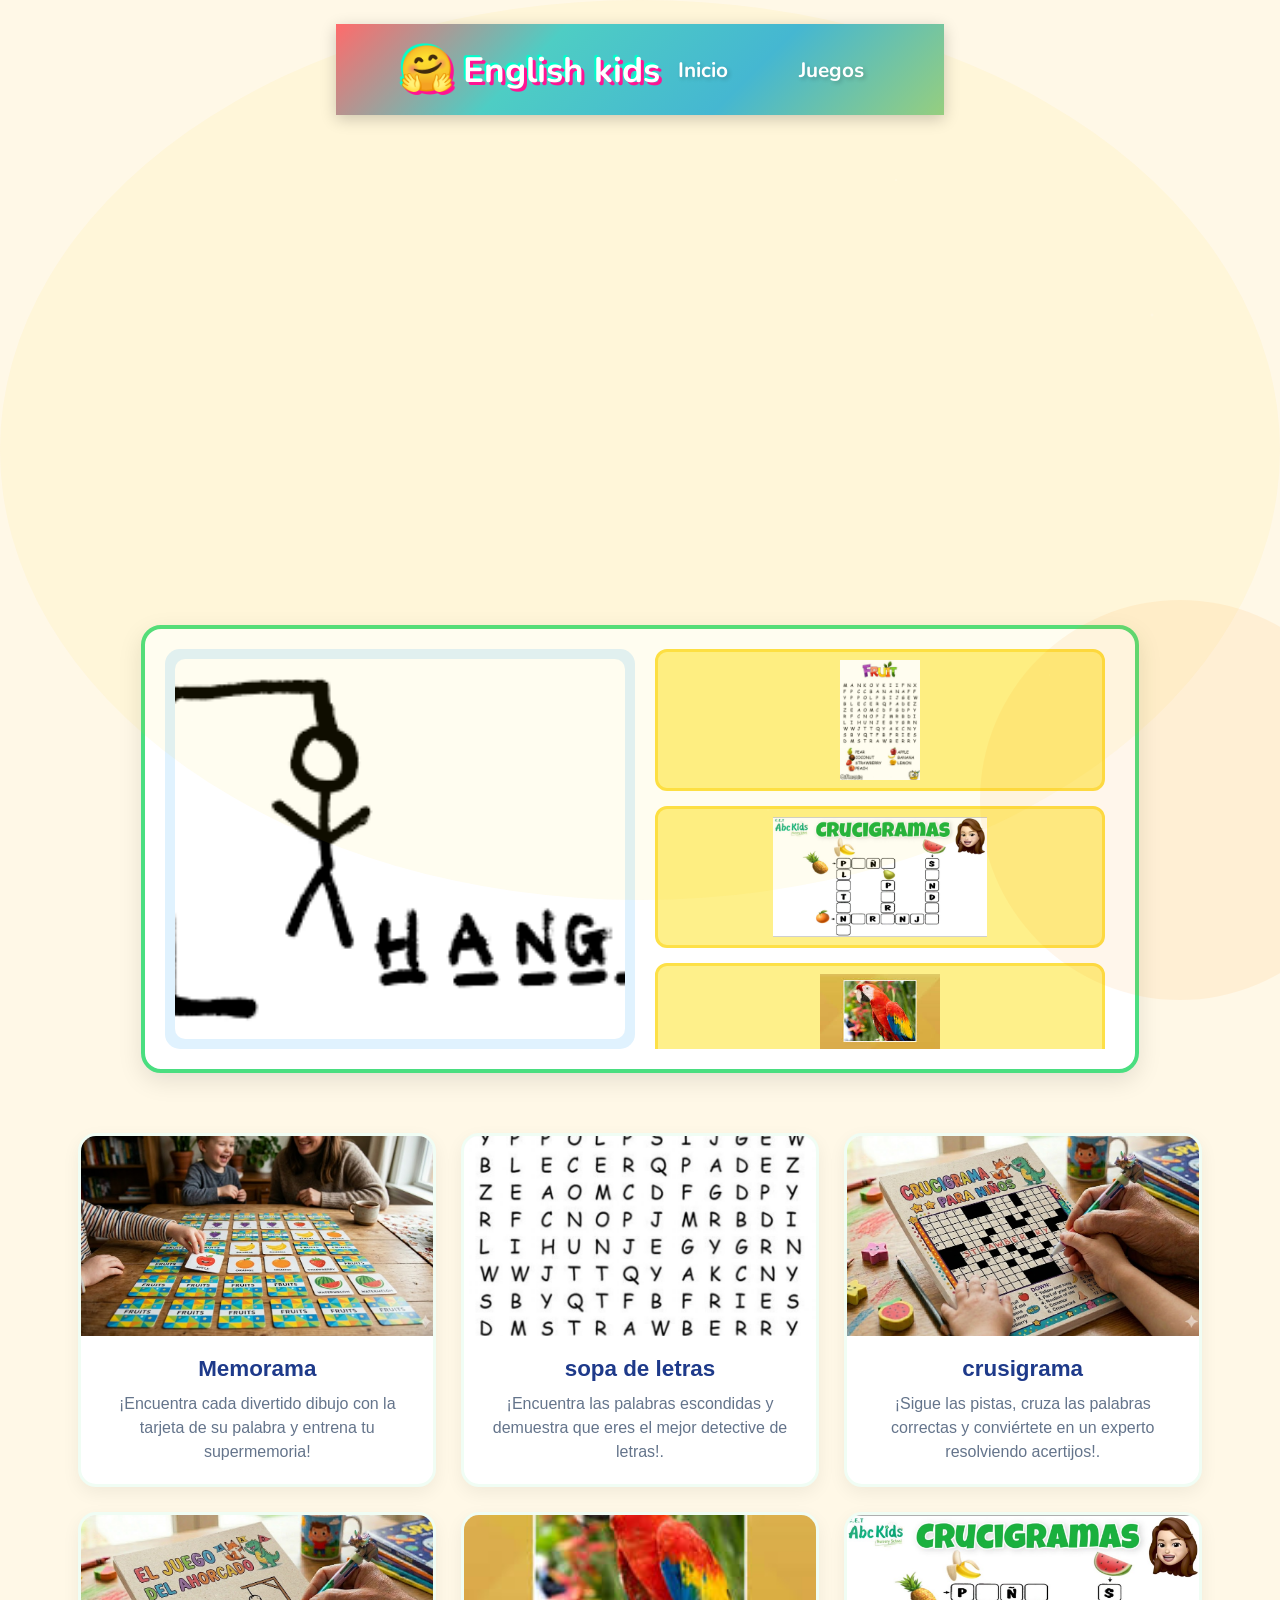
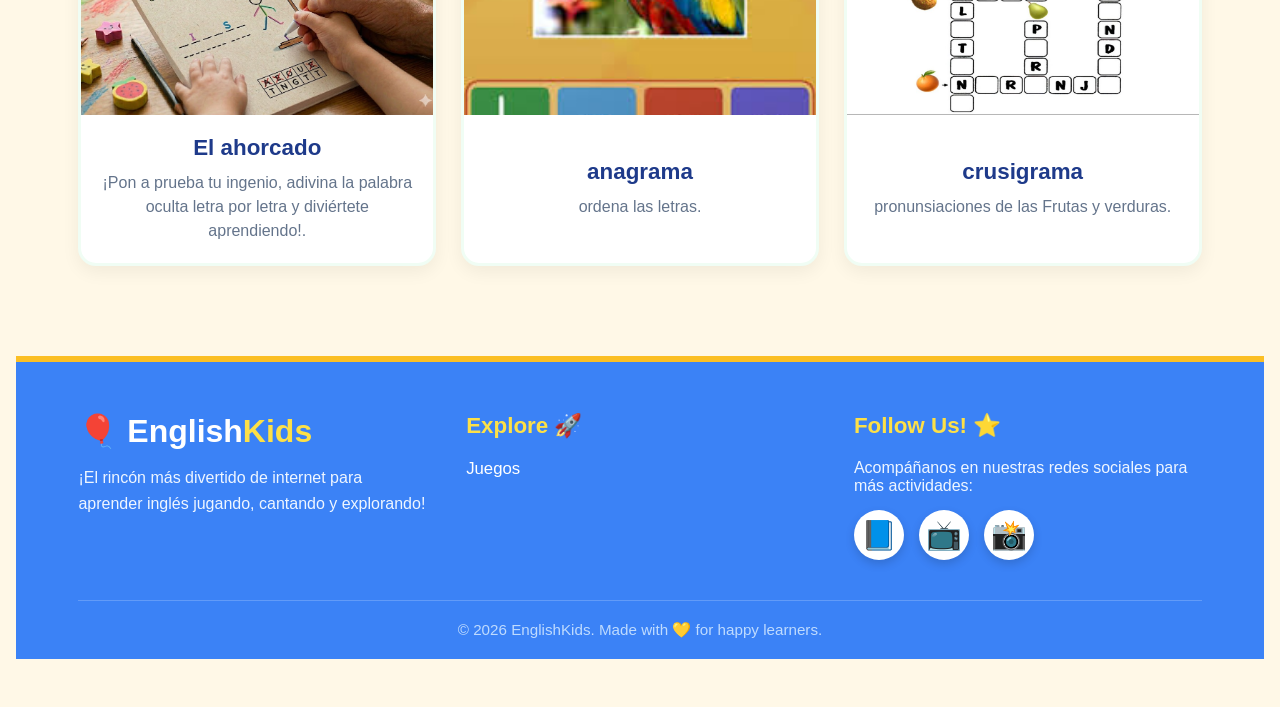
<file: index.html>
<!DOCTYPE html>
<html lang="es">
<head>
  <meta charset="UTF-8">
  <meta name="viewport" content="width=device-width, initial-scale=1.0">
  <title>English Fun Kids</title>
  <link rel="stylesheet" href="css/estilo.css">
  <link rel="stylesheet" href="css/slider.css">
  <link rel="stylesheet" href="css/cuadro.css">
  <link rel="stylesheet" href="css/grilla.css">
  <link rel="stylesheet" href="css/pie.css">
  <link rel="stylesheet" href="css/memorama.css">
  <link rel="stylesheet" href="css/sopa.css">
  <link rel="stylesheet" href="css/anagrama.css">
  <link rel="stylesheet" href="css/crusigrama.css">
</head>
<body>

  <nav>
    <!-- Logo -->
    <div class="logo">
      <span>🤗</span>
      English kids
    </div>

    <!-- Checkbox para menú móvil -->
    <input type="checkbox" id="menu-toggle">
    <label for="menu-toggle" class="hamburger">☰</label>

    <!-- Menú -->
    <div class="menu">
      <a href="#">Inicio</a>
      <a href="#juegos">Juegos</a>
   
    </div>
  </nav>

  <!-- Slider Hero -->
  <section class="hero-slider">
    <div class="slides-container">

      <!-- Slide 1 -->
      <div class="slide">
        <img src="imagenes/sopa de letras en inglish.jpg" alt="Juego 1">
        <div class="slide-content">
          <h2>Sopa de letras</h2>
          <a href="#" class="slider-btn">¡Jugar Ahora!</a>
        </div>
      </div>

      <!-- Slide 2 -->
      <div class="slide">
        <img src="imagenes/03.png" alt="Juego 2">
        <div class="slide-content">
          <h2>Memorama de frutas</h2>
          <a href="#" class="slider-btn">¡Comenzar Juego!</a>
        </div>
      </div>

      <!-- Slide 3 -->
      <div class="slide">
        <img src="imagenes/ahorcado en ionglesh.png" alt="Juego 3">
        <div class="slide-content">
          <h2>El ahorcado</h2>
          <a href="#" class="slider-btn">juega ahora</a>
        </div>
      </div>

    
     
    </div>
  </section>

<section class="game-section">
    
    <div class="left-side">
        <img src="imagenes/ahorcado en ionglesh.png" alt="Juego Principal" onclick="openModal('¡Bienvenido al juego principal!', 'Aprende el nombres de las frutas jugando con este juego.')">
    </div>

    <div class="right-side">
        
        <div class="scroll-item" onclick="openModal('sopa de letras', 'encuentra el nombre la fruta')">
            <img src="imagenes/sopa de letras en inglish.jpg" alt="sopa de letras ">
        </div>
        
        <div class="scroll-item" onclick="openModal('crusigrama', ' juega y aprende ordenando las palabras para saber el nombre de las frutas.')">
            <img src="imagenes/crigrama.jpg" alt="crusigrama">
        </div>
        
        <div class="scroll-item" onclick="openModal('anagrama', 'ordena el nombre de la fruta')">
            <img src="imagenes/anagrama.jpg" alt="anagrama ">
        </div>

        <div class="scroll-item" onclick="openModal('memorama', 'encuentra el nombre de la fruta')">
            <img src="imagenes/9e66aaca-9261-4e23-8c3b-4b5f1597fa81.jpg" alt="Frutas">
        </div>

    </div>
</section>

<div id="infoModal" class="modal">
    <div class="modal-content">
        <span class="close-btn" onclick="closeModal()">&times;</span>
        <h2 id="modalTitle">Título</h2>
        <p id="modalDescription">Descripción del juego.</p>
    </div>
</div>

<script>
    const modal = document.getElementById('infoModal');
    const modalTitle = document.getElementById('modalTitle');
    const modalDescription = document.getElementById('modalDescription');

    function openModal(title, description) {
        modalTitle.innerText = title;
        modalDescription.innerText = description;
        modal.style.display = 'flex';
    }

    function closeModal() {
        modal.style.display = 'none';
    }

    // Cierra el modal si se hace clic fuera del recuadro blanco
    window.onclick = function(event) {
        if (event.target == modal) {
            closeModal();
        }
    }
</script>

<section class="grid-section" id="juegos">
    
    <div class="grid-card">
        <div class="card-image">
            <a href="memorama.html"><img src="imagenes/9e66aaca-9261-4e23-8c3b-4b5f1597fa81.jpg" alt=""></a>
        </div>
        <div class="card-text">
            <h3>Memorama</h3>
            <p>¡Encuentra cada divertido dibujo con la tarjeta de su palabra y entrena tu supermemoria!</p>
        </div>
    </div>

    <div class="grid-card">
        <div class="card-image">
           <a href="sopa.html"><img src="imagenes/sopa de letras en inglish.jpg" alt=""></a>
        </div>
        <div class="card-text">
            <h3>sopa de letras</h3>
            <p>¡Encuentra las palabras escondidas y demuestra que eres el mejor detective de letras!.</p>
        </div>
    </div>

    <div class="grid-card">
        <div class="card-image">
            <img src="imagenes/crusigramassssss.jpg" alt="">
        </div>
        <div class="card-text">
            <h3>crusigrama</h3>
            <p>¡Sigue las pistas, cruza las palabras correctas y conviértete en un experto resolviendo acertijos!.</p>
        </div>
    </div>

    <div class="grid-card">
        <div class="card-image">
            <img src="imagenes/ahorcadoi.jpg" alt="">
        </div>
        <div class="card-text">
            <h3>El ahorcado</h3>
            <p>¡Pon a prueba tu ingenio, adivina la palabra oculta letra por letra y diviértete aprendiendo!.</p>
        </div>
    </div>

     <div class="grid-card">
        <div class="card-image">
           <a href="anagrama.html"><img src="imagenes/anagrama.jpg" alt=""></a> 
        </div>
        <div class="card-text">
            <h3>anagrama</h3>
            <p>ordena las letras.
            </p>
        </div>
    </div>

    

         <div class="grid-card">
        <div class="card-image">
           <a href="crusigrama.html"> <img src="imagenes/crigrama.jpg" alt="Numbers"></a>
        </div>
        <div class="card-text">
            <h3>crusigrama</h3>
            <p>pronunsiaciones de las Frutas y verduras.</p>
        </div>
    </div>


</section>
</body>
    <!-- PIE DE PÁGINA INFANTIL -->
<footer class="kids-footer">
    <div class="footer-container">
        
        <!-- Columna 1: Logo y Eslogan -->
        <div class="footer-column brand-info">
            <h2 class="footer-logo">🎈 English<span>Kids</span></h2>
            <p>¡El rincón más divertido de internet para aprender inglés jugando, cantando y explorando!</p>
        </div>

        <!-- Columna 2: Enlaces Rápidos -->
        <div class="footer-column footer-links">
            <h3>Explore 🚀</h3>
            <ul>
                <li><a href="#games">Juegos</a></li>
             
               
               
            </ul>
        </div>

        <!-- Columna 3: Redes Sociales / Contacto -->
        <div class="footer-column footer-social">
            <h3>Follow Us! ⭐</h3>
            <p>Acompáñanos en nuestras redes sociales para más actividades:</p>
            <div class="social-icons">
                <!-- Puedes cambiar los '#' por los enlaces de tus redes reales -->
                <a href="#" class="icon facebook" title="Facebook">📘</a>
                <a href="#" class="icon youtube" title="YouTube">📺</a>
                <a href="#" class="icon instagram" title="Instagram">📸</a>
            </div>
        </div>

    </div>

    <!-- Barra de Derechos de Autor -->
    <div class="footer-bottom">
        <p>&copy; 2026 EnglishKids. Made with 💛 for happy learners.</p>
    </div>
</footer>

</html>
</file>
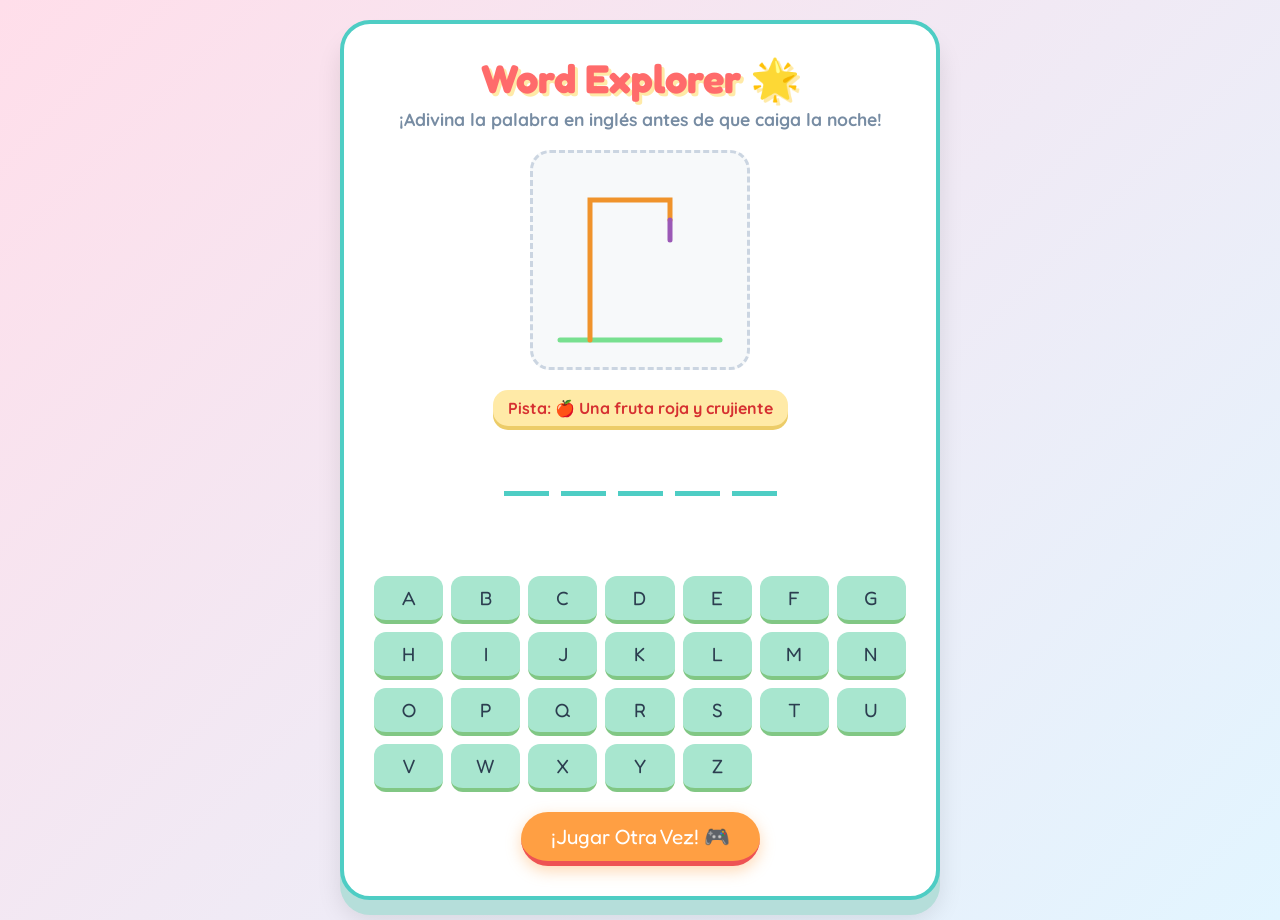
<file: ahoracado.html>
<!DOCTYPE html>
<html lang="es">
<head>
    <meta charset="UTF-8">
    <meta name="viewport" content="width=device-width, initial-scale=1.0">
    <title>🎈 Word Explorer: ¡El Ahorcado! 🎈</title>
    <style>
        /* --- ESTILOS COMPLETO (CSS) --- */
        @import url('https://fonts.googleapis.com/css2?family=Fredoka+One&family=Quicksand:wght@500;700&display=swap');

        * {
            box-sizing: border-box;
            margin: 0;
            padding: 0;
        }

        body {
            font-family: 'Quicksand', sans-serif;
            background: linear-gradient(135deg, #ffdeea 0%, #e2f5ff 100%);
            min-height: 100vh;
            display: flex;
            flex-direction: column;
            align-items: center;
            justify-content: center;
            padding: 20px;
            overflow-x: hidden;
        }

        .game-container {
            background: white;
            border-radius: 30px;
            padding: 30px;
            box-shadow: 0 15px 0px #b5deda, 0 20px 25px rgba(0,0,0,0.1);
            border: 4px solid #4ecdc4;
            max-width: 600px;
            width: 100%;
            text-align: center;
            position: relative;
        }

        h1 {
            font-family: 'Fredoka One', cursive;
            color: #ff6b6b;
            font-size: 2.5rem;
            text-shadow: 3px 3px 0px #ffeaa7;
            margin-bottom: 5px;
        }

        .subtitle {
            color: #778ca3;
            font-weight: 700;
            margin-bottom: 20px;
            font-size: 1.1rem;
        }

        /* El Canvas del Personaje */
        .canvas-container {
            background-color: #f7f9fa;
            border-radius: 20px;
            border: 3px dashed #cbd5e1;
            margin: 0 auto 20px auto;
            display: flex;
            justify-content: center;
            align-items: center;
            width: 220px;
            height: 220px;
        }

        canvas {
            display: block;
        }

        /* Palabra Secreta y Pista */
        .clue-box {
            background: #ffeaa7;
            color: #d63031;
            padding: 8px 15px;
            border-radius: 15px;
            display: inline-block;
            font-weight: bold;
            font-size: 1rem;
            margin-bottom: 15px;
            box-shadow: 0 4px 0 #eccc68;
        }

        .word-display {
            display: flex;
            justify-content: center;
            gap: 12px;
            margin-bottom: 25px;
            flex-wrap: wrap;
        }

        .letter-slot {
            font-family: 'Fredoka One', cursive;
            font-size: 2rem;
            width: 45px;
            height: 55px;
            border-bottom: 5px solid #4ecdc4;
            color: #2d3436;
            display: flex;
            align-items: center;
            justify-content: center;
            transition: all 0.3s ease;
        }

        /* Teclado de Letras */
        .keyboard {
            display: grid;
            grid-template-columns: repeat(7, 1fr);
            gap: 8px;
            margin-bottom: 20px;
        }

        .key {
            font-family: 'Fredoka One', cursive;
            background: #a8e6cf;
            border: none;
            border-bottom: 4px solid #81c784;
            border-radius: 12px;
            padding: 10px 0;
            font-size: 1.2rem;
            color: #2c3e50;
            cursor: pointer;
            transition: transform 0.1s, background-color 0.2s;
        }

        .key:active:not(:disabled) {
            transform: translateY(4px);
            border-bottom-width: 0px;
        }

        .key:disabled {
            background: #dcdde1;
            border-bottom-color: #b2bec3;
            color: #7f8c8d;
            cursor: not-allowed;
            transform: none;
        }

        .key.correct {
            background: #ff8b94 !important;
            border-bottom-color: #ff6b6b !important;
            color: white;
        }

        /* Mensajes de Victoria / Derrota */
        .message {
            font-size: 1.5rem;
            font-weight: bold;
            margin-bottom: 20px;
            min-height: 35px;
        }
        .win-text { color: #2ecc71; font-family: 'Fredoka One', cursive; }
        .lose-text { color: #e74c3c; font-family: 'Fredoka One', cursive; }

        /* Botón de Reinicio */
        .reset-btn {
            font-family: 'Fredoka One', cursive;
            background: #ff9f43;
            color: white;
            border: none;
            border-bottom: 5px solid #ee5253;
            padding: 12px 30px;
            font-size: 1.3rem;
            border-radius: 50px;
            cursor: pointer;
            box-shadow: 0 5px 15px rgba(255, 159, 67, 0.4);
            transition: all 0.2s;
        }

        .reset-btn:hover {
            background: #ffb142;
            transform: scale(1.05);
        }

        .reset-btn:active {
            transform: translateY(4px);
            border-bottom-width: 0px;
        }

        /* Responsivo para pantallas pequeñas */
        @media (max-width: 480px) {
            .keyboard { grid-template-columns: repeat(6, 1fr); }
            h1 { font-size: 2rem; }
            .letter-slot { font-size: 1.5rem; width: 35px; height: 45px; }
        }
    </style>
</head>
<body>

    <div class="game-container">
        <h1>Word Explorer 🌟</h1>
        <p class="subtitle">¡Adivina la palabra en inglés antes de que caiga la noche!</p>

        <div class="canvas-container">
            <canvas id="hangmanCanvas" width="200" height="200"></canvas>
        </div>

        <div>
            <span class="clue-box" id="clue">Pista: Categoria</span>
        </div>

        <div class="word-display" id="wordDisplay"></div>

        <div class="message" id="message"></div>

        <div class="keyboard" id="keyboard"></div>

        <button class="reset-btn" id="resetBtn">¡Jugar Otra Vez! 🎮</button>
    </div>

    <script>
        /* --- LÓGICA DEL JUEGO (JAVASCRIPT) --- */

        // Banco de palabras infantiles con categorías en español para ayudarles
        const wordsList = [
            { word: "APPLE", clue: "🍎 Una fruta roja y crujiente" },
            { word: "DOG", clue: "🐶 Hace 'guau guau'" },
            { word: "CAT", clue: "🐱 Le gusta tomar leche y hace 'miau'" },
            { word: "SUN", clue: "☀️ Brilla alto en el cielo y da calor" },
            { word: "BALL", clue: "⚽ Es redonda y rebota mucho" },
            { word: "FISH", clue: "🐟 Vive nadando bajo el agua" },
            { word: "FROG", clue: "🐸 Es verde, salta y hace 'croac'" },
            { word: "BIRD", clue: "🐦 Tiene plumas y vuela por el aire" },
            { word: "MILK", clue: "🥛 Bebida blanca que nos da la vaca" },
            { word: "LION", clue: "🦁 El rey de la selva con una gran melena" },
            { word: "CAKE", clue: "🎂 Lo comes en tus cumpleaños" },
            { word: "TREE", clue: "🌳 Tiene hojas verdes y un tronco de madera" }
        ];

        let selectedWordObj;
        let guessedLetters;
        let mistakes;
        const maxMistakes = 6;

        // Elementos del HTML
        const wordDisplay = document.getElementById('wordDisplay');
        const clueElement = document.getElementById('clue');
        const messageElement = document.getElementById('message');
        const keyboardContainer = document.getElementById('keyboard');
        const resetBtn = document.getElementById('resetBtn');
        const canvas = document.getElementById('hangmanCanvas');
        const ctx = canvas.getContext('2d');

        // Inicializar el juego
        function initGame() {
            mistakes = 0;
            guessedLetters = [];
            // Seleccionar palabra aleatoria
            selectedWordObj = wordsList[Math.floor(Math.random() * wordsList.length)];
            
            clueElement.textContent = `Pista: ${selectedWordObj.clue}`;
            messageElement.textContent = "";
            
            drawHangman(0);
            createWordSlots();
            createKeyboard();
        }

        // Crear los guiones de las letras
        function createWordSlots() {
            wordDisplay.innerHTML = "";
            const word = selectedWordObj.word;
            for (let i = 0; i < word.length; i++) {
                const slot = document.createElement('div');
                slot.classList.add('letter-slot');
                slot.setAttribute('data-letter', word[i]);
                slot.textContent = "";
                wordDisplay.appendChild(slot);
            }
        }

        // Crear el teclado de la A a la Z
        function createKeyboard() {
            keyboardContainer.innerHTML = "";
            const alphabet = "ABCDEFGHIJKLMNOPQRSTUVWXYZ";
            
            for (let char of alphabet) {
                const button = document.createElement('button');
                button.textContent = char;
                button.classList.add('key');
                button.addEventListener('click', () => handleGuess(char, button));
                keyboardContainer.appendChild(button);
            }
        }

        // Procesar el intento del jugador
        function handleGuess(letter, button) {
            button.disabled = true;
            guessedLetters.push(letter);

            if (selectedWordObj.word.includes(letter)) {
                // Letra Correcta
                button.classList.add('correct');
                revealLetter(letter);
                checkWin();
            } else {
                // Letra Incorrecta
                mistakes++;
                drawHangman(mistakes);
                checkLose();
            }
        }

        // Revelar letras acertadas
        function revealLetter(letter) {
            const slots = document.querySelectorAll('.letter-slot');
            slots.forEach(slot => {
                if (slot.getAttribute('data-letter') === letter) {
                    slot.textContent = letter;
                    // Pequeña animación infantil al aparecer
                    slot.style.transform = "scale(1.2)";
                    setTimeout(() => slot.style.transform = "scale(1)", 150);
                }
            });
        }

        // Verificar si ganó
        function checkWin() {
            const slots = document.querySelectorAll('.letter-slot');
            let hasWon = true;
            slots.forEach(slot => {
                if (slot.textContent === "") hasWon = false;
            });

            if (hasWon) {
                messageElement.innerHTML = "<span class='win-text'>🎉 ¡Felicidades! ¡Ganaste! 🌟</span>";
                disableKeyboard();
            }
        }

        // Verificar si perdió
        function checkLose() {
            if (mistakes >= maxMistakes) {
                messageElement.innerHTML = `<span class='lose-text'>😢 ¡Oh no! La palabra era: ${selectedWordObj.word}</span>`;
                // Revelar la palabra completa en rojo
                const slots = document.querySelectorAll('.letter-slot');
                slots.forEach(slot => {
                    if(slot.textContent === "") {
                        slot.textContent = slot.getAttribute('data-letter');
                        slot.style.color = "#ff6b6b";
                    }
                });
                disableKeyboard();
            }
        }

        // Desactivar botones al terminar el juego
        function disableKeyboard() {
            const keys = document.querySelectorAll('.key');
            keys.forEach(key => key.disabled = true);
        }

        // --- DIBUJO ESTILO INFANTIL CON CANVAS ---
        // En lugar de una horca tradicional, dibujamos un tierno espantapájaros/muñeco
        function drawHangman(step) {
            ctx.clearRect(0, 0, canvas.width, canvas.height);
            
            // Estilos de línea bonitos y gruesos
            ctx.lineWidth = 5;
            ctx.lineCap = "round";
            ctx.strokeStyle = "#4a4a4a";

            // Paso 0: Base / Césped y poste de madera alegre
            ctx.beginPath();
            ctx.strokeStyle = "#78e08f"; // Césped verde
            ctx.moveTo(20, 180);
            ctx.lineTo(180, 180);
            ctx.stroke();

            if (step >= 0) {
                // Poste de madera alegre (marrón)
                ctx.beginPath();
                ctx.strokeStyle = "#f0932b";
                ctx.moveTo(50, 180);
                ctx.lineTo(50, 40);
                ctx.lineTo(130, 40);
                ctx.lineTo(130, 60);
                ctx.stroke();
                
                // Cuerda/Hilo morado para que parezca un juguete o piñata
                ctx.beginPath();
                ctx.strokeStyle = "#9b59b6";
                ctx.moveTo(130, 60);
                ctx.lineTo(130, 80);
                ctx.stroke();
            }

            // Paso 1: Cabeza (Una carita feliz que se asusta si pierdes)
            if (step >= 1) {
                ctx.beginPath();
                ctx.fillStyle = "#ffebd7";
                ctx.strokeStyle = "#4a4a4a";
                ctx.arc(130, 95, 15, 0, Math.PI * 2);
                ctx.fill();
                ctx.stroke();
                
                // Ojitos cariñosos
                ctx.fillStyle = "#4a4a4a";
                ctx.beginPath();
                ctx.arc(125, 92, 2, 0, Math.PI * 2);
                ctx.arc(135, 92, 2, 0, Math.PI * 2);
                ctx.fill();

                // Sonrisa (si hay pocos errores) o boquita triste (si faltan pocos pasos)
                ctx.beginPath();
                if (step < 5) {
                    ctx.arc(130, 96, 5, 0, Math.PI); // Sonrisa
                } else {
                    ctx.arc(130, 102, 4, Math.PI, 0); // Boquita triste
                }
                ctx.stroke();
            }

            // Paso 2: Cuerpo (Un lindo saquito/camisa de color)
            if (step >= 2) {
                ctx.beginPath();
                ctx.strokeStyle = "#3498db"; // Camisa azul
                ctx.lineWidth = 7;
                ctx.moveTo(130, 110);
                ctx.lineTo(130, 145);
                ctx.stroke();
                ctx.lineWidth = 5; // Reset
            }

            // Paso 3: Brazo Izquierdo
            if (step >= 3) {
                ctx.beginPath();
                ctx.strokeStyle = "#3498db";
                ctx.moveTo(130, 115);
                ctx.lineTo(110, 130);
                ctx.stroke();
            }

            // Paso 4: Brazo Derecho
            if (step >= 4) {
                ctx.beginPath();
                ctx.strokeStyle = "#3498db";
                ctx.moveTo(130, 115);
                ctx.lineTo(150, 130);
                ctx.stroke();
            }

            // Paso 5: Pierna Izquierda
            if (step >= 5) {
                ctx.beginPath();
                ctx.strokeStyle = "#e67e22"; // Pantalón naranja
                ctx.moveTo(130, 145);
                ctx.lineTo(115, 170);
                ctx.stroke();
            }

            // Paso 6: Pierna Derecha (Fin del juego)
            if (step >= 6) {
                ctx.beginPath();
                ctx.strokeStyle = "#e67e22";
                ctx.moveTo(130, 145);
                ctx.lineTo(145, 170);
                ctx.stroke();
                
                // Ojos en forma de "X" porque perdió
                ctx.fillStyle = "#f7f9fa";
                ctx.beginPath();
                ctx.arc(130, 95, 14, 0, Math.PI*2); // tapar ojos anteriores
                ctx.fill();
                ctx.stroke();

                ctx.strokeStyle = "#e74c3c"; // X rojas
                ctx.lineWidth = 2;
                // Ojo X izquierdo
                ctx.beginPath(); ctx.moveTo(122, 90); ctx.lineTo(126, 94); ctx.moveTo(126, 90); ctx.lineTo(122, 94); ctx.stroke();
                // Ojo X derecho
                ctx.beginPath(); ctx.moveTo(134, 90); ctx.lineTo(138, 94); ctx.moveTo(138, 90); ctx.lineTo(134, 94); ctx.stroke();
                // Boca de asombro
                ctx.beginPath(); ctx.arc(130, 102, 3, 0, Math.PI*2); ctx.stroke();
            }
        }

        // Evento para reiniciar
        resetBtn.addEventListener('click', initGame);

        // Arrancar el juego por primera vez al cargar la página
        initGame();
    </script>
</body>
</html>
</file>
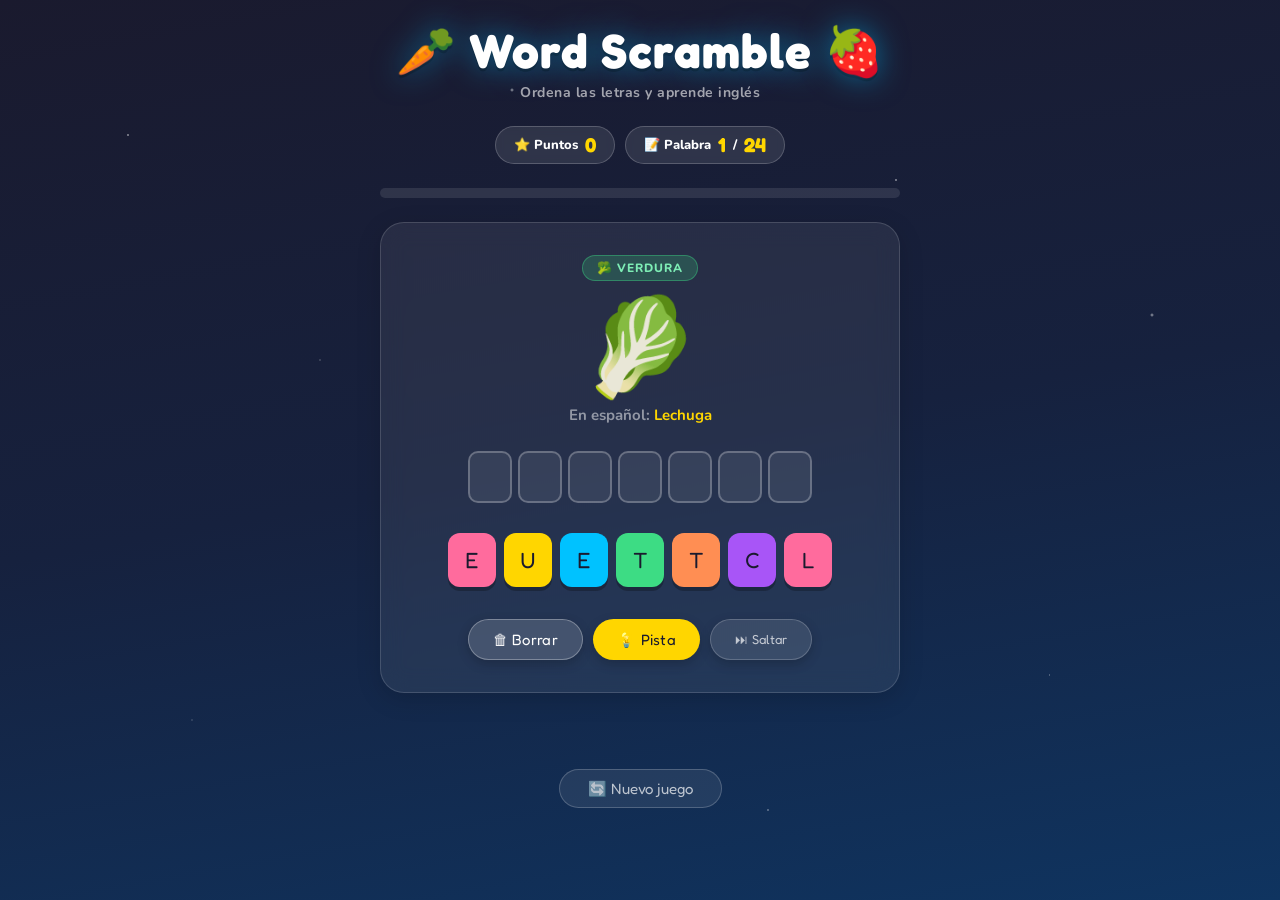
<file: anagrama.html>
<!DOCTYPE html>
<html lang="es">
<head>
  <meta charset="UTF-8">
  <meta name="viewport" content="width=device-width, initial-scale=1.0">
  <title>🍎 Anagrama de Frutas y Verduras</title>
  <link rel="stylesheet" href="css/anagrama.css">
</head>
<body>

  <header>
    <h1>🥕 Word Scramble 🍓</h1>
    <p>Ordena las letras y aprende inglés</p>
  </header>

  <div id="hud">
    <div class="hud-pill">⭐ Puntos <span class="val" id="score-val">0</span></div>
    <div class="hud-pill">📝 Palabra <span class="val" id="word-num">1</span> / <span class="val" id="total-words">24</span></div>
  </div>

  <div id="progress-wrap">
    <div id="progress-bar"></div>
  </div>

  <div id="card">
    <div id="category-badge" class="fruit">🍎 Fruta</div>
    <span id="emoji-display">🍎</span>
    <p id="hint-text"></p>
    <div id="answer-slots"></div>
    <div id="letter-tiles"></div>
    <div id="actions">
      <button class="btn btn-clear" id="btn-clear">🗑 Borrar</button>
      <button class="btn btn-hint"  id="btn-hint">💡 Pista</button>
      <button class="btn btn-skip"  id="btn-skip">⏭ Saltar</button>
    </div>
  </div>

  <div id="feedback"></div>

  <div id="controls">
    <button id="btn-reset">🔄 Nuevo juego</button>
  </div>

  <div id="win-overlay">
    <div class="trophy">🏆</div>
    <h2>¡Lo lograste!</h2>
    <p>Terminaste todas las palabras</p>
    <p>Puntaje: <strong id="win-score">0</strong> / <strong id="win-max">240</strong> pts 🌟</p>
    <button class="btn-play-again" onclick="newGame()">¡Jugar de nuevo!</button>
  </div>

  <script src="js/anagrama.js"></script>
</body>
</html>
</file>
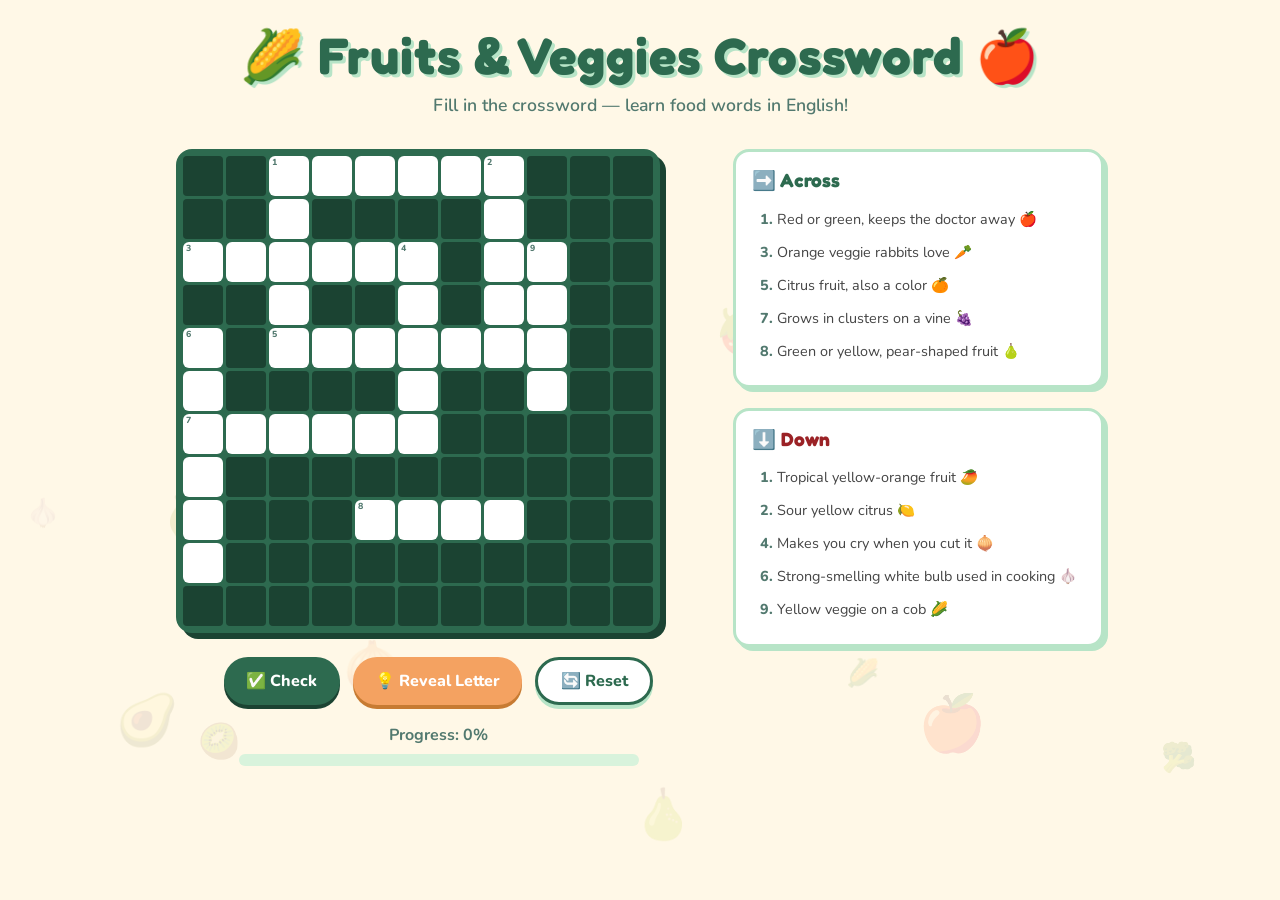
<file: crusigrama.html>
<!DOCTYPE html>
<html lang="en">
<head>
  <meta charset="UTF-8">
  <meta name="viewport" content="width=device-width, initial-scale=1.0">
  <title>Fruits & Veggies Crossword</title>
  <link href="https://fonts.googleapis.com/css2?family=Fredoka+One&family=Nunito:wght@400;600;700;800&display=swap" rel="stylesheet">
  <link rel="stylesheet" href="css/crusigrama.css">
</head>
<body>

  <div class="bg-decor" id="bg-decor"></div>

  <div class="container">
    <header>
      <h1>🌽 Fruits & Veggies Crossword 🍎</h1>
      <p>Fill in the crossword — learn food words in English!</p>
    </header>

    <div class="game-layout">
      <div>
        <div id="crossword-grid"></div>
        <div class="btn-row">
          <button class="btn-check" onclick="checkAll()">✅ Check</button>
          <button class="btn-reveal" onclick="revealSelected()">💡 Reveal Letter</button>
          <button class="btn-reset" onclick="resetGame()">🔄 Reset</button>
        </div>
        <div id="score-bar">
          Progress: <span id="pct">0</span>%
          <div id="progress"><div id="progress-fill"></div></div>
        </div>
        <div class="hint-bar" id="hint-bar"></div>
      </div>

      <div class="clues-panel">
        <div class="clue-section across">
          <h3>➡️ Across</h3>
          <ul class="clue-list" id="across-clues"></ul>
        </div>
        <div class="clue-section down">
          <h3>⬇️ Down</h3>
          <ul class="clue-list" id="down-clues"></ul>
        </div>
      </div>
    </div>
  </div>

  <div id="win-modal">
    <div class="win-box">
      <span class="trophy">🏆</span>
      <h2>Amazing Job!</h2>
      <p>You completed the crossword!<br>You know your fruits & veggies! 🎉</p>
      <button class="btn-check" onclick="resetGame(); document.getElementById('win-modal').classList.remove('show')">Play Again</button>
    </div>
  </div>

  <script src="js/crusigrama.js"></script>
</body>
</html>
</file>
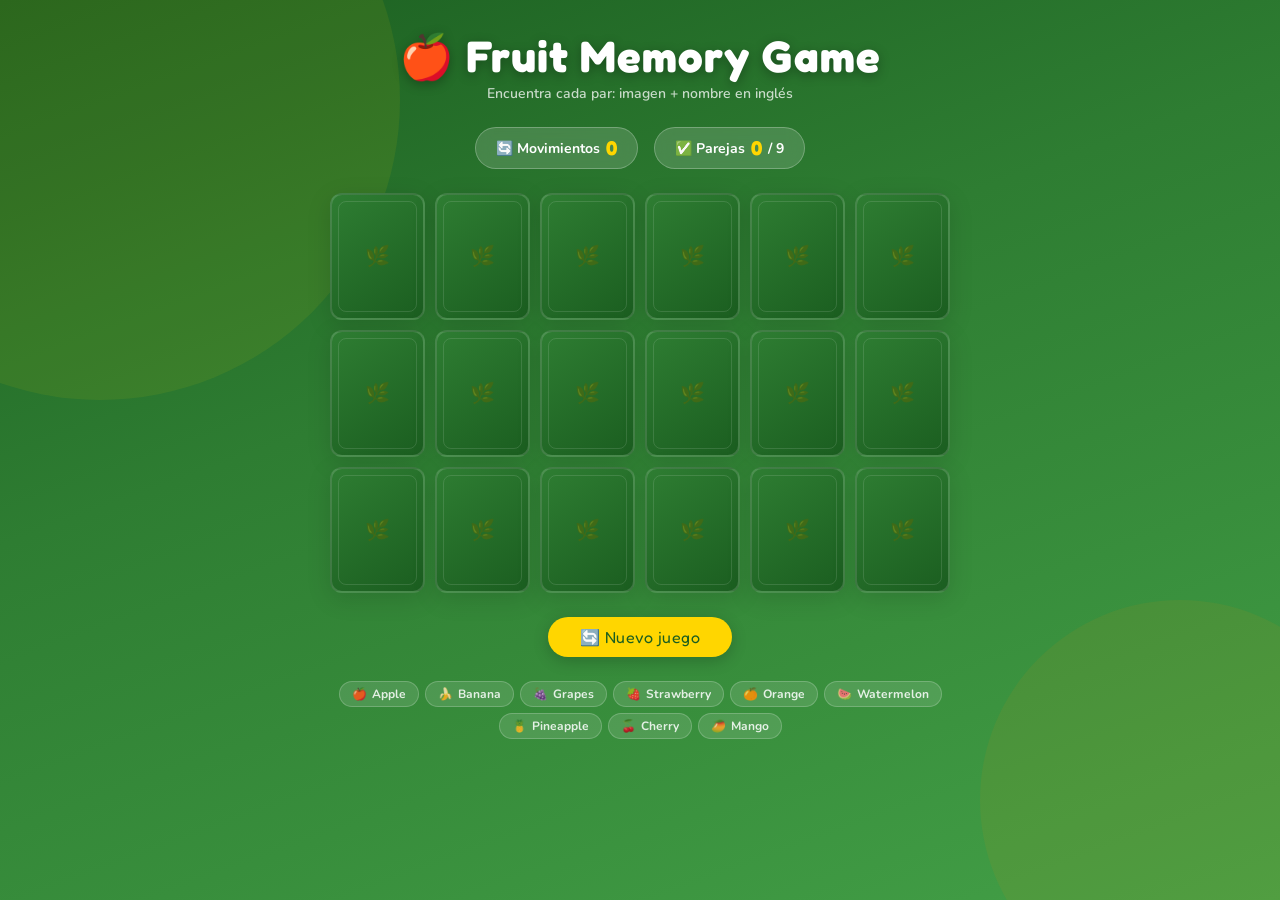
<file: memorama.html>
<!DOCTYPE html>
<html lang="es">
<head>
  <meta charset="UTF-8">
  <meta name="viewport" content="width=device-width, initial-scale=1.0">
  <title>🍎 Fruit Memory Game</title>
  <link rel="stylesheet" href="css/memorama.css">
</head>
<body>


    
  <header>
    <h1>🍎 Fruit Memory Game</h1>
    <p>Encuentra cada par: imagen + nombre en inglés</p>
  </header>

  <div id="stats">
    <div class="stat-pill">🔄 Movimientos <span class="num" id="moves-val">0</span></div>
    <div class="stat-pill">✅ Parejas <span class="num" id="pairs-val">0</span> / 9</div>
  </div>

  <div id="grid"></div>

  <div id="controls">
    <button id="btn-reset">🔄 Nuevo juego</button>
  </div>

  <div id="legend"></div>

  <div id="win-overlay">
    <h2>🎉 ¡Ganaste!</h2>
    <p id="win-text"></p>
    <button onclick="newGame()">Jugar de nuevo</button>
  </div>

  <script src="js/memorama.js"></script>
</body>
</html>
</file>
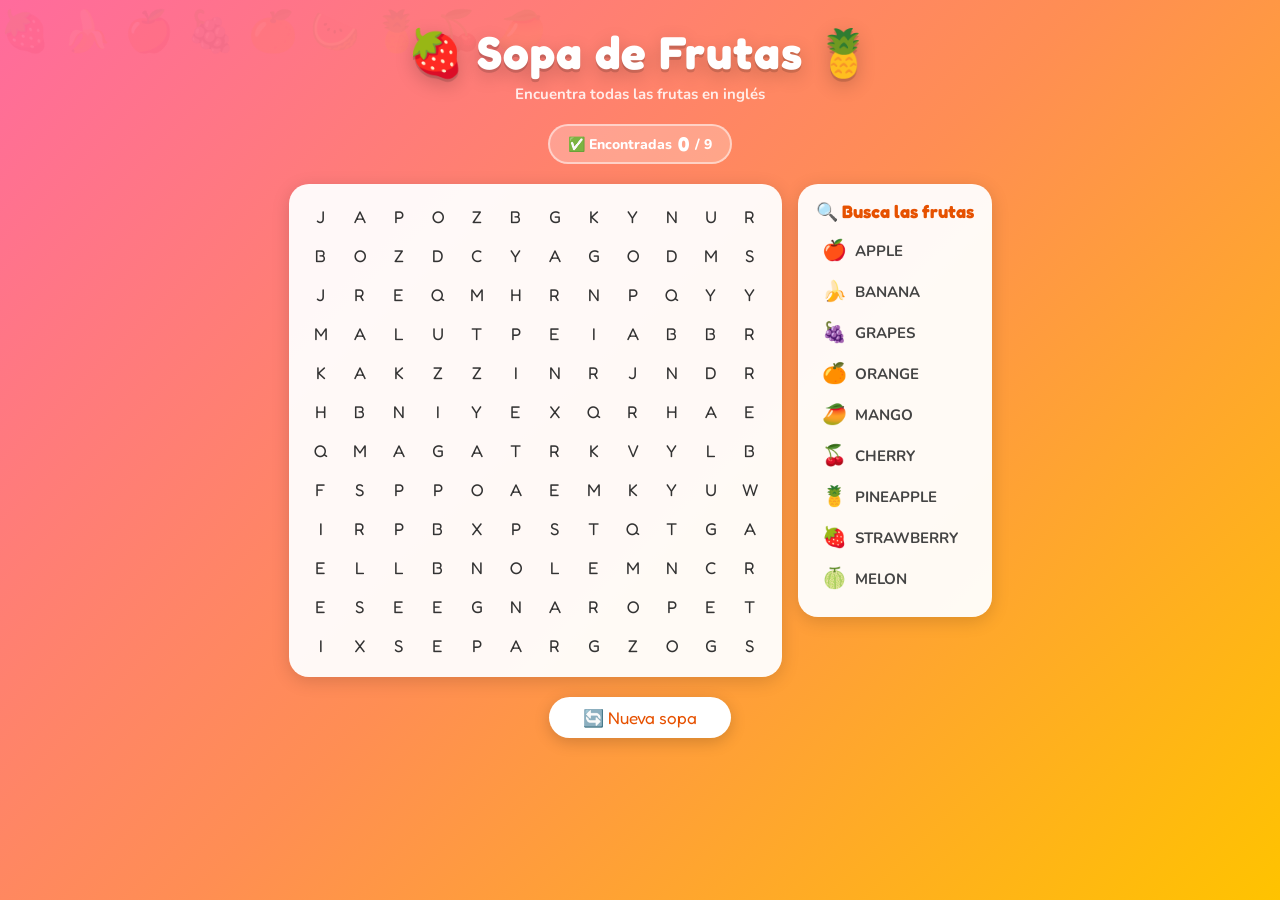
<file: sopa.html>
<!DOCTYPE html>
<html lang="es">
<head>
  <meta charset="UTF-8">
  <meta name="viewport" content="width=device-width, initial-scale=1.0">
  <title>🍓 Sopa de Letras de Frutas</title>
  <link rel="stylesheet" href="css/sopa.css">
</head>
<body>

  <header>
    <h1>🍓 Sopa de Frutas 🍍</h1>
    <p>Encuentra todas las frutas en inglés</p>
  </header>

  <div id="stats">
    <div class="stat-pill">✅ Encontradas <span class="num" id="found-val">0</span> / 9</div>
  </div>

  <div id="game-area">
    <div id="grid-wrap">
      <div id="grid"></div>
    </div>
    <div id="word-list"></div>
  </div>

  <div id="controls">
    <button id="btn-reset">🔄 Nueva sopa</button>
  </div>

  <div id="win-overlay">
    <h2>🎉 ¡Increíble!</h2>
    <p id="win-text"></p>
    <button onclick="newGame()">Jugar de nuevo</button>
  </div>

  <script src="js/sopa.js"></script>
</body>
</html>
</file>
<file: css/estilo.css>
* {
  margin: 0;
  padding: 0;
  box-sizing: border-box;
}

body {
  font-family: 'Comic Sans MS', 'Arial Rounded MT Bold', sans-serif;
}

/* Navbar */
nav {
  background: linear-gradient(135deg, #ff6b6b, #4ecdc4, #45b7d1, #96ce7f);
  padding: 15px 5%;
  display: flex;
  align-items: center;
  justify-content: space-between;
  position: sticky;
  top: 0;
  z-index: 1000;
  box-shadow: 0 4px 15px rgba(0,0,0,0.2);
  animation: slideDown 0.8s ease-out forwards;
}

/* Animación de entrada del navbar */
@keyframes slideDown {
  from {
    transform: translateY(-100px);
    opacity: 0;
  }
  to {
    transform: translateY(0);
    opacity: 1;
  }
}

/* Logo */
.logo {
  display: flex;
  align-items: center;
  font-size: 2.2rem;
  font-weight: bold;
  color: white;
  text-shadow: 3px 3px 0 #ff1493,
               -2px -2px 0 #00ffcc;
  animation: logoPop 1s ease-out forwards;
}

.logo span {
  font-size: 2.8rem;
  margin-right: 8px;
}

@keyframes logoPop {
  0% { transform: scale(0.3) rotate(-15deg); }
  60% { transform: scale(1.2) rotate(8deg); }
  100% { transform: scale(1) rotate(0); }
}

/* Menú */
.menu {
  display: flex;
  gap: 35px;
  align-items: center;
}

.menu a {
  color: white;
  text-decoration: none;
  font-size: 1.3rem;
  font-weight: bold;
  padding: 10px 18px;
  border-radius: 50px;
  transition: all 0.3s ease;
  position: relative;
  text-shadow: 2px 2px 4px rgba(0,0,0,0.2);
}

/* Animación de énfasis (hover) */
.menu a:hover {
  transform: scale(1.15) translateY(-5px);
  background: rgba(255,255,255,0.3);
  box-shadow: 0 8px 20px rgba(0,0,0,0.2);
  color: #fff;
}

.menu a:active {
  transform: scale(0.95);
}

/* Efecto de subrayado animado */
.menu a::after {
  content: '';
  position: absolute;
  bottom: 5px;
  left: 50%;
  width: 0;
  height: 4px;
  background: #fff;
  border-radius: 2px;
  transition: all 0.4s ease;
  transform: translateX(-50%);
}

.menu a:hover::after {
  width: 70%;
}

/* Menú móvil - Checkbox Hack */
.hamburger {
  display: none;
  font-size: 2rem;
  color: white;
  cursor: pointer;
}

#menu-toggle {
  display: none;
}

/* Responsive */
@media (max-width: 900px) {
  .menu {
    position: fixed;
    top: 85px;
    left: -100%;
    background: linear-gradient(135deg, #ff6b6b, #4ecdc4);
    flex-direction: column;
    width: 100%;
    padding: 30px 0;
    transition: 0.5s ease;
    box-shadow: 0 10px 20px rgba(0,0,0,0.3);
  }

  .menu a {
    font-size: 1.5rem;
    padding: 15px 0;
  }

  #menu-toggle:checked ~ .menu {
    left: 0;
  }

  .hamburger {
    display: block;
  }
}
</file>
<file: css/slider.css>
/* ====================== HERO SLIDER ====================== */
.hero-slider {
  position: relative;
  width: 100%;
  height: 450px;           /* Altura moderada */
  overflow: hidden;
  margin-bottom: 40px;
}

.slides-container {
  position: relative;
  width: 100%;
  height: 100%;
}

.slide {
  position: absolute;
  top: 0;
  left: 0;
  width: 100%;
  height: 100%;
  opacity: 0;
  animation: fadeSlides 25s infinite;
  display: flex;
  align-items: center;
  justify-content: center;
}

.slide img {
  width: 100%;
  height: 100%;
  object-fit: cover;
  filter: brightness(0.75);
}

/* Animación de difuminado (fade) */
@keyframes fadeSlides {
  0%    { opacity: 0; }
  5%    { opacity: 1; }
  20%   { opacity: 1; }
  25%   { opacity: 0; }
  100%  { opacity: 0; }
}

/* Delay para cada slide */
.slide:nth-child(1) { animation-delay: 0s; }
.slide:nth-child(2) { animation-delay: 5s; }
.slide:nth-child(3) { animation-delay: 10s; }
.slide:nth-child(4) { animation-delay: 15s; }
.slide:nth-child(5) { animation-delay: 20s; }

/* Contenido centrado */
.slide-content {
  position: absolute;
  top: 50%;
  left: 50%;
  transform: translate(-50%, -50%);
  text-align: center;
  z-index: 2;
  color: white;
  text-shadow: 0 3px 10px rgba(0,0,0,0.7);
}

.slide-content h2 {
  font-size: 2.8rem;
  margin-bottom: 25px;
  font-weight: bold;
}

/* Botón */
.slider-btn {
  display: inline-block;
  padding: 16px 40px;
  background: linear-gradient(45deg, #ff6b6b, #ff8e53);
  color: white;
  font-size: 1.4rem;
  font-weight: bold;
  border-radius: 50px;
  text-decoration: none;
  box-shadow: 0 8px 20px rgba(0,0,0,0.3);
  transition: all 0.3s ease;
  border: 3px solid white;
}

.slider-btn:hover {
  transform: scale(1.1) translateY(-5px);
  box-shadow: 0 12px 25px rgba(0,0,0,0.4);
}

/* Responsive */
@media (max-width: 768px) {
  .hero-slider {
    height: 380px;
  }
  
  .slide-content h2 {
    font-size: 2rem;
  }
  
  .slider-btn {
    padding: 14px 30px;
    font-size: 1.2rem;
  }
}
</file>
<file: css/cuadro.css>
/* --- CONTENEDOR PRINCIPAL (80% de la página) --- */
.game-section {
    width: 80%;
    max-width: 1200px;
    margin: 20px auto; /* Centra la sección en la página */
    background: #ffffff;
    border: 4px solid #4ade80;
    border-radius: 20px;
    padding: 20px;
    box-shadow: 0 8px 24px rgba(0,0,0,0.1);
    display: flex;
    gap: 20px;
    box-sizing: border-box;
    font-family: 'Arial Rounded MT Bold', 'Comic Sans MS', sans-serif;
}

/* --- PARTE IZQUIERDA: IMAGEN PRINCIPAL --- */
.left-side {
    flex: 1;
    display: flex;
    align-content: center;
    justify-content: center;
    background-color: #e0f2fe;
    border-radius: 15px;
    padding: 10px;
}

.left-side img {
    width: 100%;
    height: auto;
    object-fit: cover;
    border-radius: 10px;
    cursor: pointer;
    transition: transform 0.2s;
}

.left-side img:hover {
    transform: scale(1.02);
}

/* --- PARTE DERECHA: CINTA CON SCROLL --- */
.right-side {
    flex: 1;
    display: flex;
    flex-direction: column;
    gap: 15px;
    max-height: 400px; /* Limita la altura para activar la barra desplazadora */
    overflow-y: auto;  /* Desplazamiento vertical */
    padding-right: 10px;
}

/* Diseño divertido para la barra desplazadora (Scrollbar) */
.right-side::-webkit-scrollbar {
    width: 10px;
}
.right-side::-webkit-scrollbar-track {
    background: #f1f5f9;
    border-radius: 10px;
}
.right-side::-webkit-scrollbar-thumb {
    background: #fbbf24;
    border-radius: 10px;
}
.right-side::-webkit-scrollbar-thumb:hover {
    background: #f59e0b;
}

/* Tarjetas de la cinta */
.scroll-item {
    background: #fef08a;
    border: 3px solid #fde047;
    border-radius: 12px;
    padding: 8px;
    cursor: pointer;
    transition: all 0.2s ease;
    display: flex;
    justify-content: center;
}

.scroll-item:hover {
    transform: translateY(-3px);
    box-shadow: 0 4px 12px rgba(0,0,0,0.1);
}

.scroll-item img {
    width: 100%;
    max-height: 120px;
    object-fit: contain;
    border-radius: 8px;
}

/* --- VENTANA MODAL --- */
.modal {
    display: none; /* Oculto por defecto */
    position: fixed;
    top: 0;
    left: 0;
    width: 100%;
    height: 100%;
    background-color: rgba(0, 0, 0, 0.6);
    backdrop-filter: blur(4px);
    justify-content: center;
    align-items: center;
    z-index: 1000;
}

.modal-content {
    background-color: white;
    padding: 30px;
    border-radius: 20px;
    border: 5px solid #3b82f6;
    max-width: 500px;
    width: 90%;
    text-align: center;
    position: relative;
    font-family: 'Arial Rounded MT Bold', 'Comic Sans MS', sans-serif;
    animation: popIn 0.3s ease;
}

#modalTitle {
    color: #3b82f6; 
    margin-top: 10px;
}

#modalDescription {
    font-size: 1.2rem; 
    color: #334155;
}

@keyframes popIn {
    0% { transform: scale(0.7); opacity: 0; }
    100% { transform: scale(1); opacity: 1; }
}

.close-btn {
    position: absolute;
    top: 10px;
    right: 15px;
    font-size: 28px;
    cursor: pointer;
    color: #64748b;
}

.close-btn:hover {
    color: #ef4444;
}

/* --- ADAPTACIÓN MÓVIL (Responsivo) --- */
@media (max-width: 768px) {
    .game-section {
        width: 95%; /* Toma más espacio en pantallas pequeñas */
        flex-direction: column;
    }
    .right-side {
        max-height: 250px;
        flex-direction: row; /* El scroll se vuelve horizontal en celulares */
        overflow-x: auto;
        overflow-y: hidden;
    }
    .scroll-item img {
        width: 150px;
        height: 100px;
    }
}
</file>
<file: css/grilla.css>
/* --- CONTENEDOR PRINCIPAL AL 90% --- */
.grid-section {
    width: 90%;
    max-width: 1400px;
    margin: 40px auto; /* Centra la sección horizontalmente */
    display: grid;
    /* Crea exactamente 3 columnas que se reparten el espacio equitativamente */
    grid-template-columns: repeat(3, 1fr); 
    gap: 25px; /* Espaciado entre los recuadros */
    box-sizing: border-box;
    font-family: 'Arial Rounded MT Bold', 'Comic Sans MS', sans-serif;
}

/* --- RECUADROS / TARJETAS (Estructura vertical) --- */
.grid-card {
    background: #ffffff;
    border: 3px solid #f0fdf4; /* Borde suave */
    border-radius: 18px;
    overflow: hidden; /* Evita que la imagen se salga de las esquinas redondeadas */
    box-shadow: 0 6px 18px rgba(0, 0, 0, 0.06);
    display: flex;
    flex-direction: column; /* Alinea la imagen arriba y el texto abajo */
    transition: transform 0.3s ease, box-shadow 0.3s ease;
}

/* Efecto divertido al pasar el mouse */
.grid-card:hover {
    transform: translateY(-5px);
    box-shadow: 0 10px 25px rgba(0, 0, 0, 0.12);
    border-color: #4ade80; /* El borde cambia a verde infantil */
}

/* --- PARTE SUPERIOR: IMAGEN --- */
.card-image {
    width: 100%;
    height: 200px; /* Altura fija para que todas las imágenes se alineen perfecto */
    overflow: hidden;
    background-color: #f1f5f9;
}

.card-image img {
    width: 100%;
    height: 100%;
    object-fit: cover; /* Recorta la imagen proporcionalmente sin deformarla */
}

/* --- PARTE INFERIOR: TEXTO --- */
.card-text {
    padding: 20px;
    text-align: center;
    flex-grow: 1; /* Hace que el área de texto ocupe todo el espacio sobrante */
    display: flex;
    flex-direction: column;
    justify-content: center;
}

.card-text h3 {
    margin: 0 0 10px 0;
    color: #1e3a8a; /* Azul oscuro llamativo */
    font-size: 1.4rem;
}

.card-text p {
    margin: 0;
    color: #64748b; /* Gris legible */
    font-size: 1rem;
    line-height: 1.5;
}

/* --- DISEÑO RESPONSIVO (Móviles y Tablets) --- */

/* Tablets (Pantallas medianas): Pasa de 3 a 2 columnas */
@media (max-width: 1024px) {
    .grid-section {
        grid-template-columns: repeat(2, 1fr);
        width: 92%;
    }
}

/* Celulares (Pantallas pequeñas): Pasa a 1 sola columna vertical */
@media (max-width: 650px) {
    .grid-section {
        grid-template-columns: 1fr;
        width: 95%; /* Aprovecha mejor el espacio en pantallas mini */
        gap: 20px;
    }
    
    .card-image {
        height: 180px; /* Reduce un poco la altura de la imagen en celular */
    }
}
</file>
<file: css/pie.css>
/* --- ESTILOS GENERALES DEL FOOTER --- */
.kids-footer {
    background-color: #3b82f6; /* Azul brillante */
    color: #ffffff;
    padding: 50px 0 20px 0;
    font-family: 'Arial Rounded MT Bold', 'Comic Sans MS', sans-serif;
    border-top: 6px solid #fbbf24; /* Línea divertida amarilla */
    margin-top: 50px;
    width: 100%; /* El fondo cubre todo el ancho */
}

/* CONTENEDOR INTERNO AL 90% (Igual que la grilla) */
.footer-container {
    width: 90%;
    max-width: 1400px;
    margin: 0 auto; /* Centra el contenido */
    display: flex;
    justify-content: space-between;
    gap: 40px;
    box-sizing: border-box;
}

/* --- ESTILOS DE COLUMNAS --- */
.footer-column {
    flex: 1;
}

/* Columna 1: Logo */
.footer-logo {
    font-size: 2rem;
    margin: 0 0 15px 0;
    color: #ffffff;
}
.footer-logo span {
    color: #fde047; /* Resalta "Kids" en amarillo */
}
.brand-info p {
    line-height: 1.6;
    font-size: 1rem;
    color: #eff6ff;
}

/* Columna 2: Enlaces */
.footer-column h3 {
    font-size: 1.4rem;
    color: #fde047;
    margin: 0 0 20px 0;
}

.footer-links ul {
    list-style: none;
    padding: 0;
    margin: 0;
}

.footer-links li {
    margin-bottom: 12px;
}

.footer-links a {
    color: #ffffff;
    text-decoration: none;
    font-size: 1.05rem;
    transition: all 0.2s ease;
    display: inline-block;
}

.footer-links a:hover {
    color: #fde047;
    transform: translateX(5px);
}

/* Columna 3: Redes Sociales */
.footer-social p {
    font-size: 1rem;
    margin-bottom: 15px;
    color: #eff6ff;
}

.social-icons {
    display: flex;
    gap: 15px;
}

.social-icons .icon {
    font-size: 1.8rem;
    background: #ffffff;
    width: 50px;
    height: 50px;
    display: flex;
    align-items: center;
    justify-content: center;
    border-radius: 50%;
    text-decoration: none;
    box-shadow: 0 4px 10px rgba(0, 0, 0, 0.15);
    transition: transform 0.2s, background-color 0.2s;
}

.social-icons .icon:hover {
    transform: translateY(-5px) scale(1.1);
}
.social-icons .facebook:hover { background-color: #e0f2fe; }
.social-icons .youtube:hover { background-color: #fee2e2; }
.social-icons .instagram:hover { background-color: #fce7f3; }

/* --- BARRA INFERIOR DE CRÉDITOS (Alineada al 90%) --- */
.footer-bottom {
    width: 90%;
    max-width: 1400px;
    margin: 40px auto 0 auto; /* Centrada al 90% */
    text-align: center;
    padding-top: 20px;
    border-top: 1px solid rgba(255, 255, 255, 0.2);
    font-size: 0.95rem;
    color: #bfdbfe;
}

/* --- DISEÑO RESPONSIVO (Móviles) --- */
@media (max-width: 768px) {
    .footer-container {
        flex-direction: column; 
        text-align: center;
        gap: 30px;
        width: 95%; /* Da un poco más de margen en pantallas pequeñas */
    }

    .footer-links a:hover {
        transform: scale(1.05);
    }

    .social-icons {
        justify-content: center;
    }
    
    .footer-bottom {
        width: 95%;
    }
}
</file>
<file: css/memorama.css>
@import url('https://fonts.googleapis.com/css2?family=Fredoka+One&family=Nunito:wght@400;600;700;800&display=swap');
 
*, *::before, *::after {
  box-sizing: border-box;
  margin: 0;
  padding: 0;
}
 
:root {
  --green-dark:   #1B5E20;
  --green-mid:    #2E7D32;
  --green-light:  #4CAF50;
  --yellow:       #FFD600;
  --orange:       #FF8F00;
  --cream:        #FFFDE7;
  --shadow:       0 6px 24px rgba(0,0,0,0.13);
}
 
/* ===== Body & Background ===== */
body {
  font-family: 'Nunito', sans-serif;
  background: linear-gradient(160deg, #1B5E20 0%, #2E7D32 40%, #388E3C 70%, #43A047 100%);
  min-height: 100vh;
  display: flex;
  flex-direction: column;
  align-items: center;
  padding: 2rem 1rem 3rem;
  position: relative;
  overflow-x: hidden;
}
 
/* Decorative blobs */
body::before,
body::after {
  content: '';
  position: fixed;
  border-radius: 50%;
  opacity: 0.08;
  pointer-events: none;
}
 
body::before {
  width: 600px;
  height: 600px;
  background: #FFD600;
  top: -200px;
  left: -200px;
}
 
body::after {
  width: 400px;
  height: 400px;
  background: #FF8F00;
  bottom: -100px;
  right: -100px;
}
 
/* ===== Header ===== */
header {
  text-align: center;
  margin-bottom: 1.5rem;
  position: relative;
  z-index: 1;
}
 
header h1 {
  font-family: 'Fredoka One', cursive;
  font-size: clamp(28px, 5vw, 44px);
  color: #fff;
  text-shadow: 0 3px 12px rgba(0,0,0,0.3);
  letter-spacing: 1px;
  line-height: 1.1;
}
 
header p {
  color: rgba(255,255,255,0.75);
  font-size: 14px;
  margin-top: 4px;
  font-weight: 600;
}
 
/* ===== Stats Bar ===== */
#stats {
  display: flex;
  gap: 1rem;
  justify-content: center;
  margin-bottom: 1.5rem;
  flex-wrap: wrap;
}
 
.stat-pill {
  background: rgba(255,255,255,0.15);
  backdrop-filter: blur(8px);
  border: 1px solid rgba(255,255,255,0.25);
  border-radius: 50px;
  padding: 8px 20px;
  color: #fff;
  font-weight: 700;
  font-size: 14px;
  display: flex;
  align-items: center;
  gap: 6px;
}
 
.stat-pill .num {
  font-family: 'Fredoka One', cursive;
  font-size: 20px;
  color: #FFD600;
}
 
/* ===== Grid ===== */
#grid {
  display: grid;
  grid-template-columns: repeat(6, 1fr);
  gap: 10px;
  width: 100%;
  max-width: 620px;
  position: relative;
  z-index: 1;
}
 
@media (max-width: 500px) {
  #grid {
    grid-template-columns: repeat(4, 1fr);
    gap: 7px;
  }
}
 
/* ===== Card Base ===== */
.card {
  aspect-ratio: 3 / 4;
  cursor: pointer;
  perspective: 900px;
  position: relative;
  user-select: none;
}
 
.card-inner {
  width: 100%;
  height: 100%;
  position: relative;
  transform-style: preserve-3d;
  transition: transform 0.45s cubic-bezier(0.4, 0, 0.2, 1);
  border-radius: 12px;
}
 
.card.flipped .card-inner,
.card.matched .card-inner {
  transform: rotateY(180deg);
}
 
.card:not(.flipped):not(.matched):hover .card-inner {
  transform: rotateY(10deg) translateY(-3px);
}
 
.card-front,
.card-back {
  position: absolute;
  inset: 0;
  backface-visibility: hidden;
  border-radius: 12px;
  display: flex;
  align-items: center;
  justify-content: center;
  text-align: center;
  padding: 6px;
  box-shadow: var(--shadow);
}
 
/* ===== Card Front (hidden side) ===== */
.card-front {
  background: linear-gradient(145deg, #2E7D32, #1B5E20);
  border: 2px solid rgba(255,255,255,0.15);
  font-size: 24px;
  flex-direction: column;
  gap: 3px;
}
 
.card-front::after {
  content: '';
  position: absolute;
  inset: 6px;
  border: 1.5px solid rgba(255,255,255,0.12);
  border-radius: 8px;
  pointer-events: none;
}
 
.card-front span {
  font-size: 20px;
  filter: brightness(0.7);
}
 
/* ===== Card Back (revealed side) ===== */
.card-back {
  transform: rotateY(180deg);
  border: 2.5px solid transparent;
}
 
/* Emoji card */
.card-back.emoji {
  background: linear-gradient(145deg, #FFFDE7, #FFF9C4);
  border-color: #FFD600;
  font-size: clamp(26px, 5vw, 38px);
  flex-direction: column;
}
 
.emoji-label {
  font-size: 9px;
  font-weight: 800;
  color: #E65100;
  text-transform: uppercase;
  letter-spacing: 1px;
  margin-top: 3px;
  opacity: 0.7;
}
 
/* Word card */
.card-back.word {
  background: linear-gradient(145deg, #E3F2FD, #BBDEFB);
  border-color: #42A5F5;
  flex-direction: column;
  gap: 4px;
  padding: 8px 4px;
}
 
.word-text {
  font-family: 'Fredoka One', cursive;
  font-size: clamp(10px, 2vw, 13px);
  color: #0D47A1;
  letter-spacing: 0.5px;
  line-height: 1.1;
  word-break: break-word;
  hyphens: auto;
}
 
.word-icon {
  font-size: 14px;
  opacity: 0.5;
}
 
/* ===== Matched State ===== */
.card.matched .card-back {
  background: linear-gradient(145deg, #E8F5E9, #C8E6C9) !important;
  border-color: #66BB6A !important;
  opacity: 0.75;
}
 
.card.matched {
  animation: matchPop 0.35s ease forwards;
}
 
@keyframes matchPop {
  0%   { transform: scale(1); }
  50%  { transform: scale(1.12); }
  100% { transform: scale(1); }
}
 
/* ===== Wrong Flip Shake ===== */
.card.wrong {
  animation: shake 0.4s ease;
}
 
@keyframes shake {
  0%,100% { transform: translateX(0); }
  20%     { transform: translateX(-5px); }
  40%     { transform: translateX(5px); }
  60%     { transform: translateX(-4px); }
  80%     { transform: translateX(4px); }
}
 
/* ===== Controls ===== */
#controls {
  margin-top: 1.5rem;
  text-align: center;
  position: relative;
  z-index: 1;
}
 
#btn-reset {
  font-family: 'Fredoka One', cursive;
  font-size: 16px;
  letter-spacing: 0.5px;
  color: #1B5E20;
  background: #FFD600;
  border: none;
  border-radius: 50px;
  padding: 10px 32px;
  cursor: pointer;
  box-shadow: 0 4px 16px rgba(0,0,0,0.2);
  transition: transform 0.15s, box-shadow 0.15s;
}
 
#btn-reset:hover {
  transform: translateY(-2px);
  box-shadow: 0 8px 24px rgba(0,0,0,0.25);
}
 
#btn-reset:active {
  transform: scale(0.97);
}
 
/* ===== Win Overlay ===== */
#win-overlay {
  display: none;
  position: fixed;
  inset: 0;
  background: rgba(27,94,32,0.88);
  backdrop-filter: blur(6px);
  z-index: 100;
  flex-direction: column;
  align-items: center;
  justify-content: center;
  gap: 1rem;
  text-align: center;
}
 
#win-overlay.show {
  display: flex;
  animation: fadeIn 0.4s ease;
}
 
@keyframes fadeIn {
  from { opacity: 0; }
  to   { opacity: 1; }
}
 
#win-overlay h2 {
  font-family: 'Fredoka One', cursive;
  font-size: 48px;
  color: #FFD600;
  text-shadow: 0 4px 16px rgba(0,0,0,0.4);
  animation: bounce 0.6s ease 0.2s both;
}
 
@keyframes bounce {
  0%   { transform: scale(0.5); opacity: 0; }
  70%  { transform: scale(1.1); opacity: 1; }
  100% { transform: scale(1); }
}
 
#win-overlay p {
  color: rgba(255,255,255,0.9);
  font-size: 18px;
  font-weight: 700;
}
 
#win-overlay button {
  font-family: 'Fredoka One', cursive;
  font-size: 18px;
  color: #1B5E20;
  background: #FFD600;
  border: none;
  border-radius: 50px;
  padding: 12px 40px;
  cursor: pointer;
  margin-top: 8px;
  box-shadow: 0 4px 20px rgba(0,0,0,0.25);
  transition: transform 0.15s;
}
 
#win-overlay button:hover {
  transform: scale(1.05);
}
 
/* ===== Fruit Legend ===== */
#legend {
  margin-top: 1.5rem;
  display: flex;
  flex-wrap: wrap;
  gap: 6px;
  justify-content: center;
  max-width: 620px;
  position: relative;
  z-index: 1;
}
 
.legend-item {
  background: rgba(255,255,255,0.12);
  border: 1px solid rgba(255,255,255,0.2);
  border-radius: 50px;
  padding: 4px 12px;
  font-size: 12px;
  color: rgba(255,255,255,0.85);
  font-weight: 700;
  display: flex;
  align-items: center;
  gap: 5px;
}
</file>
<file: css/sopa.css>
@import url('https://fonts.googleapis.com/css2?family=Fredoka+One&family=Nunito:wght@400;600;700;800&display=swap');
 
*, *::before, *::after {
  box-sizing: border-box;
  margin: 0;
  padding: 0;
}
 
:root {
  --bg1: #FF6B9D;
  --bg2: #FF8E53;
  --bg3: #FFC300;
  --yellow: #FFD600;
  --shadow: 0 4px 18px rgba(0,0,0,0.15);
}
 
body {
  font-family: 'Nunito', sans-serif;
  background: linear-gradient(135deg, #FF6B9D 0%, #FF8E53 50%, #FFC300 100%);
  min-height: 100vh;
  display: flex;
  flex-direction: column;
  align-items: center;
  padding: 1.5rem 1rem 3rem;
  overflow-x: hidden;
  position: relative;
}
 
/* floating shapes background */
body::before {
  content: '🍓🍌🍎🍇🍊🍉🍍🍒🥭';
  position: fixed;
  top: 0; left: 0;
  width: 100%; height: 100%;
  font-size: 40px;
  opacity: 0.06;
  pointer-events: none;
  word-break: break-all;
  line-height: 1.6;
  letter-spacing: 12px;
  overflow: hidden;
}
 
/* ===== Header ===== */
header {
  text-align: center;
  margin-bottom: 1.25rem;
  z-index: 1;
}
 
header h1 {
  font-family: 'Fredoka One', cursive;
  font-size: clamp(26px, 6vw, 46px);
  color: #fff;
  text-shadow: 0 3px 0 rgba(0,0,0,0.15), 0 6px 20px rgba(0,0,0,0.2);
  letter-spacing: 1px;
}
 
header p {
  color: rgba(255,255,255,0.85);
  font-size: 15px;
  font-weight: 700;
  margin-top: 4px;
}
 
/* ===== Score pills ===== */
#stats {
  display: flex;
  gap: 10px;
  justify-content: center;
  margin-bottom: 1.25rem;
  flex-wrap: wrap;
  z-index: 1;
}
 
.stat-pill {
  background: rgba(255,255,255,0.25);
  border: 2px solid rgba(255,255,255,0.5);
  border-radius: 50px;
  padding: 6px 18px;
  color: #fff;
  font-weight: 800;
  font-size: 14px;
  display: flex;
  align-items: center;
  gap: 6px;
}
 
.stat-pill .num {
  font-family: 'Fredoka One', cursive;
  font-size: 20px;
  color: #fff;
}
 
/* ===== Layout ===== */
#game-area {
  display: flex;
  gap: 16px;
  align-items: flex-start;
  justify-content: center;
  flex-wrap: wrap;
  z-index: 1;
  width: 100%;
  max-width: 820px;
}
 
/* ===== Grid ===== */
#grid-wrap {
  background: rgba(255,255,255,0.95);
  border-radius: 20px;
  padding: 14px;
  box-shadow: var(--shadow);
  flex-shrink: 0;
}
 
#grid {
  display: grid;
  gap: 3px;
  user-select: none;
}
 
.cell {
  width: 36px;
  height: 36px;
  display: flex;
  align-items: center;
  justify-content: center;
  font-family: 'Fredoka One', cursive;
  font-size: 17px;
  color: #333;
  border-radius: 8px;
  cursor: pointer;
  transition: background 0.12s, transform 0.1s;
  position: relative;
}
 
.cell:hover {
  background: #FFF9C4;
  transform: scale(1.08);
}
 
.cell.selecting {
  background: #FFF176;
  color: #E65100;
}
 
.cell.found {
  color: #fff;
  font-weight: 800;
}
 
/* color per found word — assigned via JS class */
.found-0  { background: #EF5350; }
.found-1  { background: #AB47BC; }
.found-2  { background: #42A5F5; }
.found-3  { background: #26A69A; }
.found-4  { background: #FF7043; }
.found-5  { background: #66BB6A; }
.found-6  { background: #EC407A; }
.found-7  { background: #FFA726; }
.found-8  { background: #8D6E63; }
 
/* ===== Word List ===== */
#word-list {
  background: rgba(255,255,255,0.95);
  border-radius: 20px;
  padding: 16px 18px;
  box-shadow: var(--shadow);
  min-width: 160px;
}
 
#word-list h2 {
  font-family: 'Fredoka One', cursive;
  font-size: 18px;
  color: #E65100;
  margin-bottom: 10px;
  text-align: center;
}
 
.word-item {
  display: flex;
  align-items: center;
  gap: 8px;
  font-size: 15px;
  font-weight: 700;
  color: #444;
  padding: 5px 6px;
  border-radius: 8px;
  margin-bottom: 4px;
  transition: background 0.2s;
}
 
.word-item .fruit-emoji {
  font-size: 20px;
  flex-shrink: 0;
}
 
.word-item.done {
  color: #aaa;
  text-decoration: line-through;
}
 
.word-item.done .check {
  color: #66BB6A;
}
 
.check {
  margin-left: auto;
  font-size: 16px;
  color: transparent;
}
 
/* ===== Controls ===== */
#controls {
  margin-top: 1.25rem;
  text-align: center;
  z-index: 1;
}
 
#btn-reset {
  font-family: 'Fredoka One', cursive;
  font-size: 17px;
  color: #E65100;
  background: #fff;
  border: none;
  border-radius: 50px;
  padding: 10px 34px;
  cursor: pointer;
  box-shadow: 0 4px 16px rgba(0,0,0,0.18);
  transition: transform 0.15s, box-shadow 0.15s;
}
 
#btn-reset:hover {
  transform: translateY(-2px);
  box-shadow: 0 8px 24px rgba(0,0,0,0.22);
}
 
#btn-reset:active { transform: scale(0.97); }
 
/* ===== Win overlay ===== */
#win-overlay {
  display: none;
  position: fixed;
  inset: 0;
  background: rgba(255,107,157,0.88);
  backdrop-filter: blur(6px);
  z-index: 200;
  flex-direction: column;
  align-items: center;
  justify-content: center;
  gap: 1rem;
  text-align: center;
}
 
#win-overlay.show {
  display: flex;
  animation: fadeIn 0.4s ease;
}
 
@keyframes fadeIn { from { opacity: 0; } to { opacity: 1; } }
 
#win-overlay h2 {
  font-family: 'Fredoka One', cursive;
  font-size: 52px;
  color: #fff;
  text-shadow: 0 4px 16px rgba(0,0,0,0.25);
  animation: pop 0.5s ease 0.1s both;
}
 
@keyframes pop {
  0%   { transform: scale(0.4); opacity: 0; }
  70%  { transform: scale(1.1); }
  100% { transform: scale(1); opacity: 1; }
}
 
#win-overlay p {
  font-size: 20px;
  font-weight: 800;
  color: rgba(255,255,255,0.92);
}
 
#win-overlay button {
  font-family: 'Fredoka One', cursive;
  font-size: 20px;
  color: #E65100;
  background: #fff;
  border: none;
  border-radius: 50px;
  padding: 12px 44px;
  cursor: pointer;
  margin-top: 8px;
  box-shadow: 0 4px 20px rgba(0,0,0,0.2);
  transition: transform 0.15s;
}
 
#win-overlay button:hover { transform: scale(1.05); }
 
/* ===== Responsive ===== */
@media (max-width: 540px) {
  .cell { width: 30px; height: 30px; font-size: 14px; }
  #grid { gap: 2px; }
  #grid-wrap { padding: 10px; }
  #word-list { min-width: 130px; padding: 12px 12px; }
  .word-item { font-size: 13px; }
}
</file>
<file: css/anagrama.css>
@import url('https://fonts.googleapis.com/css2?family=Fredoka+One&family=Nunito:wght@400;700;800;900&display=swap');
 
*, *::before, *::after {
  box-sizing: border-box;
  margin: 0;
  padding: 0;
}
 
:root {
  --sky: #00C2FF;
  --sun: #FFD600;
  --green: #3DDC84;
  --pink: #FF6B9D;
  --purple: #A855F7;
  --shadow: 0 6px 24px rgba(0,0,0,0.15);
  --radius: 16px;
}
 
body {
  font-family: 'Nunito', sans-serif;
  min-height: 100vh;
  background: linear-gradient(170deg, #1a1a2e 0%, #16213e 50%, #0f3460 100%);
  display: flex;
  flex-direction: column;
  align-items: center;
  padding: 1.5rem 1rem 3rem;
  overflow-x: hidden;
  position: relative;
}
 
/* Stars bg */
body::before {
  content: '';
  position: fixed;
  inset: 0;
  background-image:
    radial-gradient(1.5px 1.5px at 10% 15%, rgba(255,255,255,0.7) 0%, transparent 100%),
    radial-gradient(1px 1px at 25% 40%, rgba(255,255,255,0.5) 0%, transparent 100%),
    radial-gradient(2px 2px at 40% 10%, rgba(255,255,255,0.6) 0%, transparent 100%),
    radial-gradient(1px 1px at 55% 60%, rgba(255,255,255,0.4) 0%, transparent 100%),
    radial-gradient(1.5px 1.5px at 70% 20%, rgba(255,255,255,0.7) 0%, transparent 100%),
    radial-gradient(1px 1px at 82% 75%, rgba(255,255,255,0.5) 0%, transparent 100%),
    radial-gradient(2px 2px at 90% 35%, rgba(255,255,255,0.6) 0%, transparent 100%),
    radial-gradient(1px 1px at 15% 80%, rgba(255,255,255,0.4) 0%, transparent 100%),
    radial-gradient(1.5px 1.5px at 60% 90%, rgba(255,255,255,0.5) 0%, transparent 100%),
    radial-gradient(1px 1px at 35% 65%, rgba(255,255,255,0.3) 0%, transparent 100%);
  pointer-events: none;
  z-index: 0;
}
 
/* ===== Header ===== */
header {
  text-align: center;
  margin-bottom: 1.5rem;
  z-index: 1;
  position: relative;
}
 
header h1 {
  font-family: 'Fredoka One', cursive;
  font-size: clamp(28px, 6vw, 48px);
  color: #fff;
  text-shadow: 0 0 30px rgba(0,194,255,0.5), 0 3px 0 rgba(0,0,0,0.3);
  letter-spacing: 1px;
  line-height: 1.1;
}
 
header p {
  color: rgba(255,255,255,0.6);
  font-size: 14px;
  font-weight: 700;
  margin-top: 6px;
  letter-spacing: 0.5px;
}
 
/* ===== HUD ===== */
#hud {
  display: flex;
  gap: 10px;
  justify-content: center;
  flex-wrap: wrap;
  margin-bottom: 1.5rem;
  z-index: 1;
  position: relative;
}
 
.hud-pill {
  background: rgba(255,255,255,0.1);
  border: 1.5px solid rgba(255,255,255,0.2);
  border-radius: 50px;
  padding: 6px 18px;
  color: #fff;
  font-weight: 800;
  font-size: 13px;
  display: flex;
  align-items: center;
  gap: 7px;
  backdrop-filter: blur(4px);
}
 
.hud-pill .val {
  font-family: 'Fredoka One', cursive;
  font-size: 20px;
  color: var(--sun);
}
 
/* ===== Progress bar ===== */
#progress-wrap {
  width: 100%;
  max-width: 520px;
  background: rgba(255,255,255,0.1);
  border-radius: 50px;
  height: 10px;
  margin-bottom: 1.5rem;
  overflow: hidden;
  z-index: 1;
  position: relative;
}
 
#progress-bar {
  height: 100%;
  background: linear-gradient(90deg, #00C2FF, #3DDC84);
  border-radius: 50px;
  transition: width 0.5s ease;
  width: 0%;
}
 
/* ===== Card ===== */
#card {
  background: rgba(255,255,255,0.07);
  border: 1.5px solid rgba(255,255,255,0.15);
  backdrop-filter: blur(12px);
  border-radius: 24px;
  padding: 2rem 1.5rem;
  width: 100%;
  max-width: 520px;
  z-index: 1;
  position: relative;
  text-align: center;
  box-shadow: var(--shadow);
}
 
/* Category badge */
#category-badge {
  display: inline-flex;
  align-items: center;
  gap: 6px;
  font-size: 12px;
  font-weight: 800;
  text-transform: uppercase;
  letter-spacing: 1px;
  padding: 4px 14px;
  border-radius: 50px;
  margin-bottom: 1.25rem;
}
 
#category-badge.fruit {
  background: rgba(255,107,157,0.2);
  color: #FF9EC4;
  border: 1px solid rgba(255,107,157,0.4);
}
 
#category-badge.veggie {
  background: rgba(61,220,132,0.2);
  color: #7EEDB5;
  border: 1px solid rgba(61,220,132,0.4);
}
 
/* Emoji display */
#emoji-display {
  font-size: clamp(64px, 14vw, 96px);
  line-height: 1;
  margin-bottom: 0.5rem;
  animation: float 3s ease-in-out infinite;
  display: block;
}
 
@keyframes float {
  0%, 100% { transform: translateY(0); }
  50%       { transform: translateY(-10px); }
}
 
/* Hint / Spanish name */
#hint-text {
  font-size: 15px;
  color: rgba(255,255,255,0.5);
  font-weight: 700;
  margin-bottom: 1.5rem;
  min-height: 22px;
}
 
#hint-text span {
  color: var(--sun);
}
 
/* Answer slots */
#answer-slots {
  display: flex;
  gap: 6px;
  justify-content: center;
  flex-wrap: wrap;
  margin-bottom: 1.5rem;
  min-height: 58px;
}
 
.slot {
  width: 44px;
  height: 52px;
  background: rgba(255,255,255,0.08);
  border: 2px solid rgba(255,255,255,0.25);
  border-radius: 10px;
  display: flex;
  align-items: center;
  justify-content: center;
  font-family: 'Fredoka One', cursive;
  font-size: 22px;
  color: #fff;
  cursor: pointer;
  transition: background 0.15s, transform 0.1s, border-color 0.2s;
  position: relative;
}
 
.slot:hover:not(:empty) {
  background: rgba(255,255,255,0.15);
  transform: scale(1.05);
}
 
.slot.correct {
  border-color: var(--green);
  background: rgba(61,220,132,0.2);
  animation: correctPop 0.35s ease;
}
 
.slot.wrong {
  border-color: #FF6B6B;
  background: rgba(255,107,107,0.2);
  animation: shake 0.4s ease;
}
 
@keyframes correctPop {
  0%   { transform: scale(1); }
  50%  { transform: scale(1.15); }
  100% { transform: scale(1); }
}
 
@keyframes shake {
  0%,100% { transform: translateX(0); }
  25%     { transform: translateX(-6px); }
  75%     { transform: translateX(6px); }
}
 
/* Letter tiles */
#letter-tiles {
  display: flex;
  gap: 8px;
  justify-content: center;
  flex-wrap: wrap;
  margin-bottom: 1.75rem;
  min-height: 58px;
}
 
.tile {
  width: 48px;
  height: 54px;
  border-radius: 12px;
  display: flex;
  align-items: center;
  justify-content: center;
  font-family: 'Fredoka One', cursive;
  font-size: 22px;
  color: #1a1a2e;
  cursor: pointer;
  transition: transform 0.15s, box-shadow 0.15s, opacity 0.15s;
  box-shadow: 0 4px 0 rgba(0,0,0,0.25);
  user-select: none;
  position: relative;
}
 
.tile:hover:not(.used) {
  transform: translateY(-4px);
  box-shadow: 0 8px 0 rgba(0,0,0,0.2);
}
 
.tile:active:not(.used) {
  transform: translateY(0);
  box-shadow: 0 2px 0 rgba(0,0,0,0.2);
}
 
.tile.used {
  opacity: 0.25;
  cursor: default;
  transform: none !important;
  box-shadow: none;
}
 
/* Tile colors cycle */
.tile-color-0 { background: #FF6B9D; }
.tile-color-1 { background: #FFD600; }
.tile-color-2 { background: #00C2FF; }
.tile-color-3 { background: #3DDC84; }
.tile-color-4 { background: #FF8E53; }
.tile-color-5 { background: #A855F7; }
.tile-color-6 { background: #FF6B9D; }
.tile-color-7 { background: #FFD600; }
.tile-color-8 { background: #00C2FF; }
.tile-color-9 { background: #3DDC84; }
 
/* ===== Action buttons ===== */
#actions {
  display: flex;
  gap: 10px;
  justify-content: center;
  flex-wrap: wrap;
}
 
.btn {
  font-family: 'Fredoka One', cursive;
  font-size: 15px;
  border: none;
  border-radius: 50px;
  padding: 10px 24px;
  cursor: pointer;
  transition: transform 0.15s, box-shadow 0.15s;
  box-shadow: 0 4px 12px rgba(0,0,0,0.2);
  letter-spacing: 0.3px;
}
 
.btn:hover { transform: translateY(-2px); box-shadow: 0 8px 20px rgba(0,0,0,0.25); }
.btn:active { transform: scale(0.97); }
 
.btn-clear   { background: rgba(255,255,255,0.15); color: #fff; border: 1.5px solid rgba(255,255,255,0.3); }
.btn-hint    { background: var(--sun); color: #1a1a2e; }
.btn-skip    { background: rgba(255,255,255,0.1); color: rgba(255,255,255,0.7); border: 1.5px solid rgba(255,255,255,0.2); font-size: 13px; }
 
/* ===== Feedback message ===== */
#feedback {
  text-align: center;
  margin-top: 1.25rem;
  font-family: 'Fredoka One', cursive;
  font-size: 22px;
  min-height: 32px;
  z-index: 1;
  position: relative;
  transition: opacity 0.3s;
}
 
.feedback-correct { color: #3DDC84; }
.feedback-wrong   { color: #FF6B6B; }
.feedback-hint    { color: var(--sun); }
 
/* ===== Controls ===== */
#controls {
  margin-top: 1.5rem;
  z-index: 1;
  position: relative;
}
 
#btn-reset {
  font-family: 'Fredoka One', cursive;
  font-size: 15px;
  color: rgba(255,255,255,0.7);
  background: rgba(255,255,255,0.08);
  border: 1.5px solid rgba(255,255,255,0.2);
  border-radius: 50px;
  padding: 9px 28px;
  cursor: pointer;
  transition: transform 0.15s, background 0.15s;
}
 
#btn-reset:hover {
  background: rgba(255,255,255,0.15);
  transform: translateY(-2px);
}
 
/* ===== Win overlay ===== */
#win-overlay {
  display: none;
  position: fixed;
  inset: 0;
  background: rgba(15,52,96,0.92);
  backdrop-filter: blur(8px);
  z-index: 300;
  flex-direction: column;
  align-items: center;
  justify-content: center;
  gap: 1rem;
  text-align: center;
  padding: 2rem;
}
 
#win-overlay.show {
  display: flex;
  animation: fadeIn 0.4s ease;
}
 
@keyframes fadeIn { from { opacity: 0; } to { opacity: 1; } }
 
#win-overlay .trophy {
  font-size: 80px;
  animation: pop 0.5s ease 0.1s both;
}
 
@keyframes pop {
  0%   { transform: scale(0.3) rotate(-20deg); opacity: 0; }
  70%  { transform: scale(1.15) rotate(5deg); }
  100% { transform: scale(1) rotate(0deg); opacity: 1; }
}
 
#win-overlay h2 {
  font-family: 'Fredoka One', cursive;
  font-size: clamp(32px, 7vw, 52px);
  color: var(--sun);
  text-shadow: 0 4px 16px rgba(0,0,0,0.3);
}
 
#win-overlay p {
  font-size: 18px;
  font-weight: 800;
  color: rgba(255,255,255,0.85);
}
 
#win-overlay .btn-play-again {
  font-family: 'Fredoka One', cursive;
  font-size: 20px;
  color: #1a1a2e;
  background: var(--sun);
  border: none;
  border-radius: 50px;
  padding: 14px 48px;
  cursor: pointer;
  margin-top: 8px;
  box-shadow: 0 6px 24px rgba(0,0,0,0.25);
  transition: transform 0.15s;
}
 
#win-overlay .btn-play-again:hover { transform: scale(1.05); }
 
/* ===== Responsive ===== */
@media (max-width: 480px) {
  .tile  { width: 42px; height: 48px; font-size: 19px; }
  .slot  { width: 38px; height: 46px; font-size: 19px; }
  #card  { padding: 1.5rem 1rem; }
}
</file>
<file: css/crusigrama.css>
* { box-sizing: border-box; margin: 0; padding: 0; }

body {
  font-family: 'Nunito', sans-serif;
  background: #FFF8E7;
  min-height: 100vh;
  overflow-x: hidden;
}

.bg-decor {
  position: fixed; top: 0; left: 0; width: 100%; height: 100%;
  pointer-events: none; z-index: 0; overflow: hidden;
}
.bg-decor span {
  position: absolute; font-size: 2.5rem; opacity: 0.12;
  animation: floatEmoji 8s ease-in-out infinite;
}
@keyframes floatEmoji {
  0%, 100% { transform: translateY(0) rotate(0deg); }
  50%       { transform: translateY(-20px) rotate(10deg); }
}

.container {
  position: relative; z-index: 1;
  max-width: 960px; margin: 0 auto; padding: 1.5rem 1rem 3rem;
}

header { text-align: center; margin-bottom: 2rem; }
header h1 {
  font-family: 'Fredoka One', cursive;
  font-size: clamp(2rem, 5vw, 3.2rem);
  color: #2D6A4F; text-shadow: 3px 3px 0 #B7E4C7; letter-spacing: 1px;
}
header p { font-size: 1.1rem; color: #52796F; margin-top: 0.4rem; font-weight: 600; }

.game-layout {
  display: grid; grid-template-columns: 1fr auto; gap: 2rem; align-items: start;
}
@media (max-width: 700px) { .game-layout { grid-template-columns: 1fr; } }

#crossword-grid {
  display: inline-grid; gap: 3px;
  background: #2D6A4F; border: 4px solid #2D6A4F;
  border-radius: 16px; padding: 3px; box-shadow: 6px 6px 0 #1B4332;
}

.cell {
  width: 40px; height: 40px; background: #fff;
  border-radius: 6px; position: relative;
  display: flex; align-items: center; justify-content: center;
}
.cell.black { background: #1B4332; border-radius: 4px; cursor: default; }
.cell input {
  width: 100%; height: 100%; border: none; outline: none;
  background: transparent; text-align: center;
  font-size: 1.1rem; font-family: 'Fredoka One', cursive;
  font-weight: 700; color: #1B4332;
  text-transform: uppercase; cursor: pointer; caret-color: transparent;
}
.cell input:focus    { background: #D8F3DC; }
.cell input.correct  { background: #B7E4C7; color: #1B4332; }
.cell input.wrong    { background: #FFCCD5; color: #C9184A; }
.cell input.revealed { background: #FFF3B0; color: #8B6914; }

.cell-num {
  position: absolute; top: 2px; left: 3px;
  font-size: 0.55rem; font-weight: 800;
  color: #52796F; line-height: 1; pointer-events: none;
}

.clues-panel { min-width: 220px; display: flex; flex-direction: column; gap: 1.2rem; }
.clue-section {
  background: #fff; border-radius: 16px;
  border: 3px solid #B7E4C7; padding: 1rem; box-shadow: 4px 4px 0 #B7E4C7;
}
.clue-section h3 {
  font-family: 'Fredoka One', cursive; font-size: 1.2rem;
  margin-bottom: 0.7rem; display: flex; align-items: center; gap: 8px;
}
.clue-section.across h3 { color: #2D6A4F; }
.clue-section.down   h3 { color: #9B2226; }

.clue-list { list-style: none; }
.clue-list li {
  font-size: 0.9rem; color: #444; padding: 5px 8px;
  border-radius: 8px; margin-bottom: 3px; cursor: pointer;
  transition: background 0.15s; line-height: 1.4;
}
.clue-list li:hover  { background: #D8F3DC; }
.clue-list li.active { background: #D8F3DC; font-weight: 700; }
.clue-list li.solved { color: #2D6A4F; text-decoration: line-through; opacity: 0.6; }
.clue-list li span   { font-weight: 800; margin-right: 4px; color: #52796F; }

.btn-row {
  display: flex; flex-wrap: wrap; gap: 0.8rem;
  margin-top: 1.5rem; justify-content: center;
}
button {
  font-family: 'Nunito', sans-serif; font-weight: 800; font-size: 1rem;
  padding: 0.6rem 1.4rem; border: none; border-radius: 50px;
  cursor: pointer; transition: transform 0.1s, box-shadow 0.1s;
}
button:active { transform: scale(0.96); }

.btn-check  { background: #2D6A4F; color: #fff; box-shadow: 0 4px 0 #1B4332; }
.btn-check:hover  { background: #40916C; }
.btn-reveal { background: #F4A261; color: #fff; box-shadow: 0 4px 0 #C77B32; }
.btn-reveal:hover { background: #E76F51; }
.btn-reset  { background: #fff; color: #2D6A4F; border: 3px solid #2D6A4F; box-shadow: 0 4px 0 #B7E4C7; }
.btn-reset:hover  { background: #D8F3DC; }

#score-bar { text-align: center; margin-top: 1.2rem; font-size: 1rem; color: #52796F; font-weight: 700; }
#progress {
  height: 12px; border-radius: 20px; background: #D8F3DC;
  margin: 0.5rem auto; max-width: 400px; overflow: hidden;
}
#progress-fill {
  height: 100%; background: linear-gradient(90deg, #40916C, #74C69D);
  border-radius: 20px; transition: width 0.4s ease; width: 0%;
}

.hint-bar {
  text-align: center; margin-top: 1rem; font-size: 0.9rem;
  color: #8B6914; background: #FFF3B0; border-radius: 10px;
  padding: 0.4rem 1rem; display: none;
}

#win-modal {
  display: none; position: fixed; inset: 0;
  background: rgba(0,0,0,0.55); z-index: 100;
  align-items: center; justify-content: center;
}
#win-modal.show { display: flex; }
.win-box {
  background: #fff; border-radius: 24px; padding: 2.5rem 3rem;
  text-align: center; border: 5px solid #2D6A4F;
  box-shadow: 10px 10px 0 #1B4332;
  animation: popIn 0.4s cubic-bezier(.36,.07,.19,.97);
}
@keyframes popIn {
  0%   { transform: scale(0.5) rotate(-5deg); opacity: 0; }
  100% { transform: scale(1)   rotate(0deg);  opacity: 1; }
}
.win-box h2 { font-family: 'Fredoka One', cursive; font-size: 2.5rem; color: #2D6A4F; margin-bottom: 0.5rem; }
.win-box p  { font-size: 1.1rem; color: #52796F; margin-bottom: 1.5rem; }
.trophy     { font-size: 4rem; margin-bottom: 0.5rem; display: block; }
</file>
